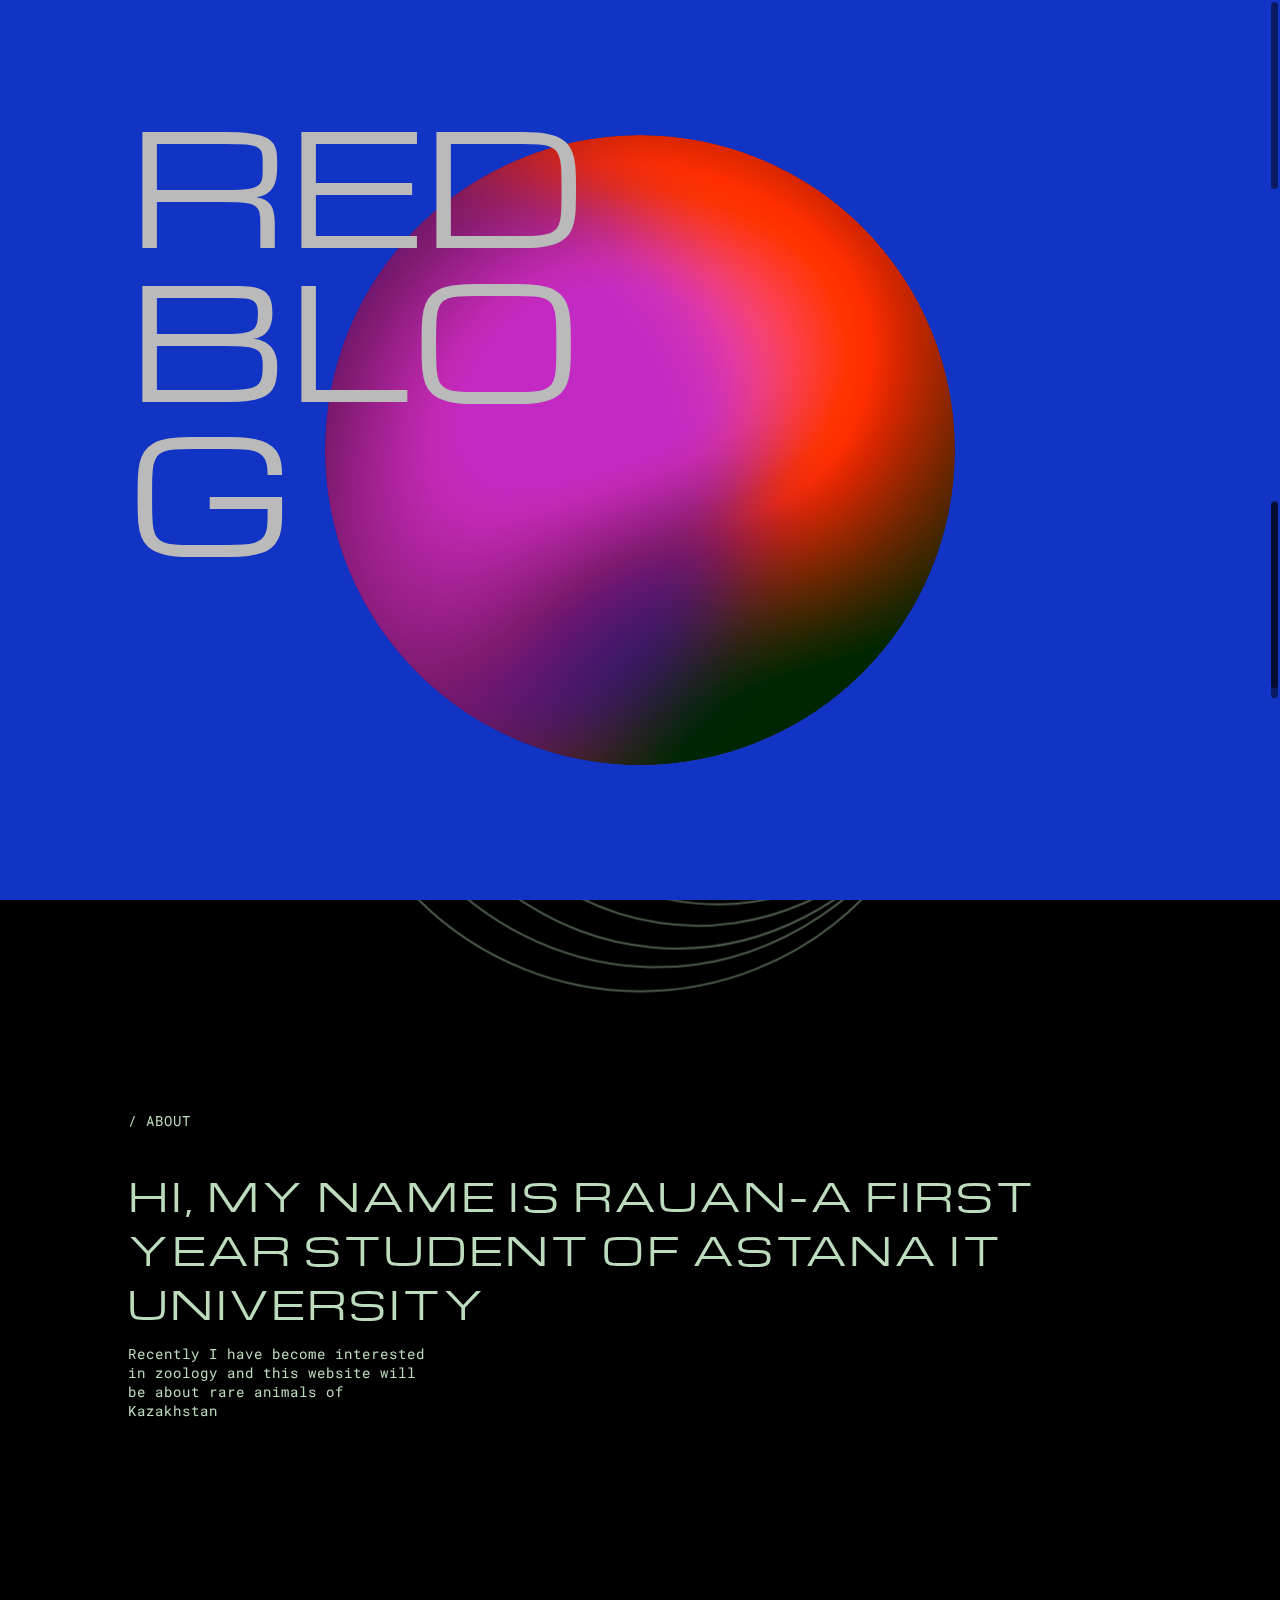
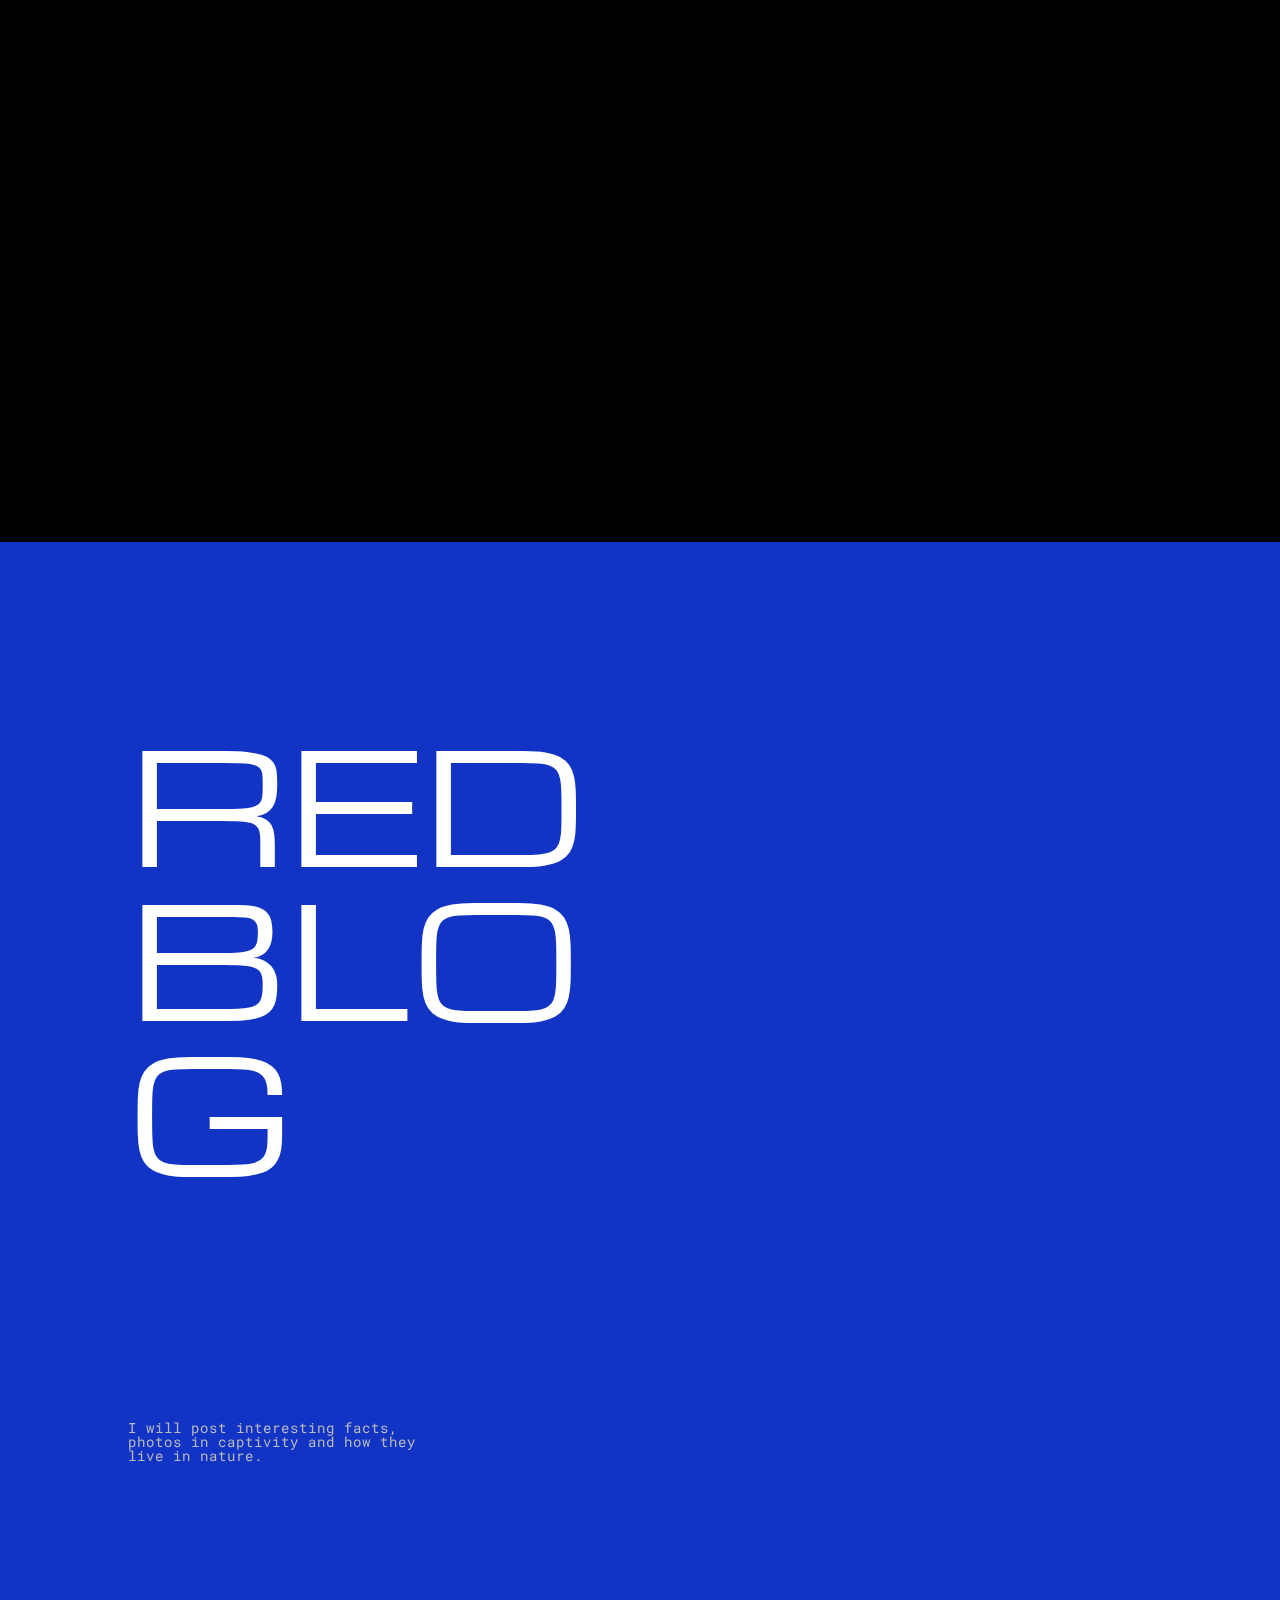
<file: index.html>
<!DOCTYPE html>
<!-- saved from url=(0088)file:///C:/Users/User/Desktop/03%20%E2%80%94%20%D0%BA%D0%BE%D0%BF%D0%B8%D1%8F/index.html -->
<html lang="en" class="is-loaded is-ready has-scroll-init has-scroll-smooth has-scroll-scrolling" data-scroll-direction="vertical" data-direction="null"><head><meta http-equiv="Content-Type" content="text/html; charset=UTF-8"> <meta name="viewport" content="width=device-width, user-scalable=no, minimum-scale=1.0, maximum-scale=1.0"><meta name="apple-mobile-web-app-capable" content="yes"><meta name="apple-mobile-web-app-status-bar-style" content="black"> <link rel="apple-touch-icon" sizes="57x57" href="file:///C:/Users/User/Desktop/03/images/apple-icon-57x57.png"> <link rel="apple-touch-icon" sizes="60x60" href="file:///C:/Users/User/Desktop/03/images/apple-icon-60x60.png"> <link rel="apple-touch-icon" sizes="72x72" href="file:///C:/Users/User/Desktop/03/images/apple-icon-72x72.png"> <link rel="apple-touch-icon" sizes="76x76" href="file:///C:/Users/User/Desktop/03/images/apple-icon-76x76.png"> <link rel="apple-touch-icon" sizes="114x114" href="file:///C:/Users/User/Desktop/03/images/apple-icon-114x114.png"> <link rel="apple-touch-icon" sizes="120x120" href="file:///C:/Users/User/Desktop/03/images/apple-icon-120x120.png"> <link rel="apple-touch-icon" sizes="144x144" href="file:///C:/Users/User/Desktop/03/images/apple-icon-144x144.png"> <link rel="apple-touch-icon" sizes="152x152" href="file:///C:/Users/User/Desktop/03/images/apple-icon-152x152.png"> <link rel="apple-touch-icon" sizes="180x180" href="file:///C:/Users/User/Desktop/03/images/apple-icon-180x180.png"> <link rel="icon" type="image/png" sizes="192x192" href="file:///C:/Users/User/Desktop/03/images/android-icon-192x192.png"> <link rel="icon" type="image/png" sizes="32x32" href="file:///C:/Users/User/Desktop/03/images/favicon-32x32.png"> <link rel="icon" type="image/png" sizes="96x96" href="file:///C:/Users/User/Desktop/03/images/favicon-96x96.png"> <link rel="icon" type="image/png" sizes="16x16" href="file:///C:/Users/User/Desktop/03/images/favicon-16x16.png"> <link rel="manifest" href="file:///C:/Users/User/Desktop/03/assets/icons/manifest.json"> <meta name="msapplication-TileColor" content="#ffffff"> <meta name="msapplication-TileImage" content="assets/icons/ms-icon-144x144.png"> <meta name="theme-color" content="#ffffff"> <title>RedBlog</title> <meta name="description" content="Evoulve is a digital technology innovation Company. We focus on designing innovations in digital technology industry, and transform emerging ideas into viable products that move the digital industry forward."> <script type="text/javascript" async="" src="./index_files/analytics.js.Без названия"></script><script type="text/javascript" async="" src="./index_files/js"></script><script type="text/javascript" async="" src="./index_files/analytics.js(1).Без названия"></script><script type="text/javascript" async="" src="./index_files/analytics.js(2).Без названия"></script><script type="text/javascript" async="" src="./index_files/analytics.js(3).Без названия"></script><script async="" src="./index_files/js_1"></script><script>function gtag(){dataLayer.push(arguments)}window.dataLayer=window.dataLayer||[],gtag("js",new Date),gtag("config","UA-20462557-9");</script> <link rel="preconnect" href="https://fonts.gstatic.com/"> <link href="./index_files/css2.css" rel="stylesheet"> <style>html.has-scroll-smooth{overflow:hidden}html.has-scroll-dragging{-webkit-user-select:none;-moz-user-select:none;-ms-user-select:none;user-select:none}.has-scroll-smooth body{overflow:hidden}.has-scroll-smooth [data-scroll-container]{min-height:100vh}[data-scroll-direction="horizontal"] [data-scroll-container]{height:100vh;display:inline-block;white-space:nowrap}[data-scroll-direction="horizontal"] [data-scroll-section]{display:inline-block;vertical-align:top;white-space:nowrap;height:100%}.c-scrollbar{position:absolute;right:0;top:0;width:11px;height:100%;transform-origin:center right;transition:transform 0.3s,opacity .3s;opacity:0}.c-scrollbar:hover{transform:scaleX(1.45)}.c-scrollbar:hover,.has-scroll-dragging .c-scrollbar,.has-scroll-scrolling .c-scrollbar{opacity:1}[data-scroll-direction="horizontal"] .c-scrollbar{width:100%;height:10px;top:auto;bottom:0;transform:scaleY(1)}[data-scroll-direction="horizontal"] .c-scrollbar:hover{transform:scaleY(1.3)}.c-scrollbar_thumb{position:absolute;top:0;right:0;background-color:#000;opacity:.5;width:7px;border-radius:10px;margin:2px;cursor:-webkit-grab;cursor:grab}.has-scroll-dragging .c-scrollbar_thumb{cursor:-webkit-grabbing;cursor:grabbing}[data-scroll-direction="horizontal"] .c-scrollbar_thumb{right:auto;bottom:0}*{outline:none;box-sizing:border-box}body{background-color:#1234c4;color:#bababa;margin:0;padding:0;font-family:"Michroma",sans-serif;-webkit-text-size-adjust:100%;-webkit-font-smoothing:antialiased;box-sizing:border-box;transition:background-color .5s ease}body.dark{background-color:#171727}a{color:#fff;text-decoration:none}.loading_screen{position:fixed;top:0;left:0;width:100vw;height:100vh;background:#000;z-index:10;transition:all 1s cubic-bezier(0.75,-0.01,0.14,1);clip-path:inset(0% 0% 0% 0%)}.loading_screen.hide{pointer-events:none;clip-path:inset(0% 0% 100% 0%)}.loading_screen .loading_circle{position:fixed;width:70vh;height:70vh;top:50%;left:50%;transform:translate(-50%,-50%);border-radius:50%;border:2px solid #45495d}.evoulve_circle{position:fixed;width:70vh;height:70vh;top:50%;left:50%;transform:translate(-50%,-50%);overflow:hidden;border-radius:50%}.overlay,.show{position:absolute;width:100%;height:100%;top:0;left:0;overflow:hidden;border-radius:50%}.light{border-radius:50%;box-shadow:inset -200px 20px 80px #ffdb00;mix-blend-mode:overlay;opacity:1}.color{background:#000;mix-blend-mode:color;opacity:.4}.reflect{border-radius:50%;box-shadow:inset -20px 20px 60px #fff;mix-blend-mode:overlay;opacity:0}.saturate{background:#001670;mix-blend-mode:lighten;opacity:1}.grey{background:#c1cdff;mix-blend-mode:color;transition:opacity .6s ease;opacity:0}section{min-height:100vh;position:relative;z-index:1;justify-content:center;align-items:center;padding:20vh 0;overflow:hidden}section.black{background-color:#000}section .wrapper{width:80%;margin:0 auto}section .wrapper.intro{padding:30vh 0;position:relative;z-index:2}section h1{font-weight:400;width:40vw;top:-20vh;font-size:12vw;word-wrap:break-word;text-transform:uppercase;position:relative;line-height:1;margin:0;padding:0}section h1.bottom{top:0}section h1 span{position:relative;display:inline-block}section p{text-transform:uppercase;width:100%;font-size:3vw;letter-spacing:3px;margin-bottom:0;padding-bottom:0}hr{padding-bottom:10vh;margin-bottom:10vh;border:none;border-bottom:2px solid #bababa}section .expertise{display:flex;justify-content:space-between}section p.small{text-transform:none;width:90%;max-width:300px;font-size:14px;letter-spacing:1px;font-family:"Roboto Mono",monospace;border-bottom:none;padding-bottom:0;margin-bottom:0}section ul{padding:0;width:90%;max-width:400px;margin-top:150px}section ul li{padding:10px 0;list-style:none;font-size:14px;letter-spacing:1px;font-family:"Roboto Mono",monospace;border-bottom:1px solid #BABABA;display:flex;justify-content:space-between}section ul li span{opacity:.5}section .about{position:absolute;right:5vw;bottom:20vh;max-width:250px;width:80%}section .about p.small{font-size:11px;text-transform:uppercase;padding:25px 0;border-top:1px solid #bababa}section .about p.small .arrow svg{position:relative;top:5px;left:20px;height:25px;width:25px}section .about p.small .arrow.flipped svg{transform:scaleY(-1)}.arrow svg *{fill:none;stroke:#BABABA;stroke-miterlimit:10;stroke-width:3px}.evoulve_wires{position:fixed;width:70vh;height:70vh;top:50%;left:50%;transform:translate(-50%,-50%)}.evoulve_wires .evoulve_wires-inner{width:100%;height:100%;background-color:#000}.evoulve_wires .evoulve_wires-overlay{width:100%;height:100%;mix-blend-mode:overlay;position:absolute;top:0;left:0;opacity:.2}.evoulve_wires img{width:100%;height:100%;opacity:.3}html:not(.has-scroll-smooth) section{clip:rect(0,auto,auto,0);-webkit-clip-path:polygon(100% 0,100% 100%,0 100%,0 0);clip-path:polygon(100% 0,100% 100%,0 100%,0 0)}@media screen and (max-width: 500px){.evoulve_circle,.evoulve_wires,.loading_screen .loading_circle{width:70vw;height:70vw}section{padding:10vh 0}section p{width:100%;font-size:4vw;line-height:1.8;letter-spacing:1px;padding-bottom:10vw;margin-bottom:10vw}section h1{width:60vw;font-size:20vw;top:0}section h1.bottom{top:0}section .wrapper.intro{padding:0}hr{padding-bottom:0;margin-bottom:50px;margin-top:0;padding-top:0}section .about{left:10vw;bottom:15vh}section ul{margin-top:50px;padding-bottom:50px}section .expertise{display:block}}</style> </head> <body class=""> <div class="evoulve_circle"> <canvas id="glslCanvas" data-fragment="
#ifdef GL_ES
precision lowp float;
#endif

#define TAU 6.28318530718

uniform vec2 u_resolution;
uniform vec2 u_mouse;
uniform float u_time;

// EASE IN/OUT AROUND POINT //
float pointEase(float x, float t, float r, float a) {
    if (x&lt;(t-r) || x &gt;(t+r)) return 0.0;

    float n = 0.0;
    x = t-x;
    n = ((1.0 + cos((x * ((TAU/2.0) * (1.0/r))))) / 2.0) * a;
    return n;
}

void main() {
	vec2 st = gl_FragCoord.xy/u_resolution;
    float aspect = u_resolution.x / u_resolution.y;
    float distort = st.x / st.y;
    float t = u_time * 0.5;
    float r = 0.8;


    // move origins of circles //
    float dx1 = 0.5 + (sin(t + 3000.00) * sin(t * 0.33) * 0.5);
    float dy1 = 0.5 + (cos(t + 1000.00) * cos(t * 0.23) * 0.5);
    float dx2 = 0.5 + (sin(t + 5000.00) * sin(t * 0.44) * 0.5);
    float dy2 = 0.5 + (cos(t + 2000.00) * cos(t * 0.43) * 0.5);
    float dx3 = 0.5 + (sin(t + 8000.00) * sin(t * 0.55) * 0.5);
    float dy3 = 0.5 + (cos(t + 3000.00) * cos(t * 0.63) * 0.5);


    // get sinuous amplitude based on distance from origins //
    float x1 = pointEase(st.x, dx1, r, 1.0);
    float y1 = pointEase(st.y, dy1, r * aspect, 1.0);
    float a1 = x1 * y1;
    float x2 = pointEase(st.x, dx2, r, 1.0);
    float y2 = pointEase(st.y, dy2, r * aspect, 1.0);
    float a2 = x2 * y2;
    float x3 = pointEase(st.x, dx3, r, 1.0);
    float y3 = pointEase(st.y, dy3, r * aspect, 1.0);
    float a3 = x3 * y3;

    // colors //
    vec3 c1 = (1.0 - (a2 * a3)) * a1 * vec3(1.0,0.0,1.0);
    vec3 c2 = (1.0 - (a1 * a3)) * a2 * vec3(1.0,0.0,1.0);
    vec3 c3 = (1.0 - (a1 * a2)) * a3 * vec3(1.0,0.0,1.0);
    vec3 bg = vec3(0.1,0.0,0.0);

    vec3 color = (c1 + c2 - c3);
    vec3 mixed = (0.0 - color) * bg;
    color += bg;


	gl_FragColor = vec4(color,1.0);
}
" class="show" width="608" height="608" style="background-color: rgba(1, 1, 1, 0);"></canvas> <div class="overlay color"></div><div class="overlay saturate"></div><div class="overlay light"></div><div class="overlay reflect"></div><div class="overlay grey" id="grey" style="opacity: 0;"></div></div><div class="loading_screen hide" id="loading_screen"> <div class="loading_circle"></div></div><div id="js-scroll" class="main" data-scroll-container=""> <section data-scroll-section="" data-scroll-section-id="section0" style="transform: matrix3d(1, 0, 0, 0, 0, 1, 0, 0, 0, 0, 1, 0, 0, 0, 0, 1); opacity: 1; pointer-events: all;" data-scroll-section-inview=""> <div class="title wrapper"> <h1 data-scroll="" data-scroll-delay="0.09" data-scroll-speed="-6" data-scroll-offset="-50%, 20%" class="is-inview" style="transform: matrix3d(1, 0, 0, 0, 0, 1, 0, 0, 0, 0, 1, 0, 0, 102.9, 0, 1);">redblog</h1> </div></section> <section class="black" data-scroll-section="" data-scroll-section-id="section1" data-scroll-section-inview="" style="transform: matrix3d(1, 0, 0, 0, 0, 1, 0, 0, 0, 0, 1, 0, 0, 0, 0, 1); opacity: 1; pointer-events: all;"> <div class="evoulve_wires"> <div class="evoulve_wires-inner is-inview" data-scroll="" data-scroll-speed="-10" data-scroll-offset="-100%, -100%" style="transform: matrix3d(1, 0, 0, 0, 0, 1, 0, 0, 0, 0, 1, 0, 0, -843.413, 0, 1);"> <img src="./index_files/circle.svg"> <div id="bgOverlay" class="evoulve_wires-overlay" style="background-color: rgb(110, 247, 110);"></div></div></div><div class="intro wrapper is-inview" id="colorOverlay" data-scroll="" data-scroll-delay="0.07" data-scroll-speed="-3" data-scroll-offset="-50%, 20%" style="transform: matrix3d(1, 0, 0, 0, 0, 1, 0, 0, 0, 0, 1, 0, 0, -253.11, 0, 1); color: rgb(189, 219, 189);"> <p class="small">/ ABOUT</p><p>Hi, My name is Rauan-a first year student of Astana IT University</p> <div class="expertise"> <p class="small">Recently I have become interested in zoology and this website 
 will be about rare animals of Kazakhstan<br><br></p> </div></div></section> <section data-scroll-section="" data-scroll-section-id="section2" style="transform: matrix3d(1, 0, 0, 0, 0, 1, 0, 0, 0, 0, 1, 0, 0, 0, 0, 1); opacity: 1; pointer-events: all;" data-scroll-section-inview=""> <div data-scroll="" id="greyIn" data-scroll-offset="-30%, -100%" data-scroll-repeat="" class=""></div><div class="title wrapper"><a href="file:///C:/Users/User/Desktop/03%20%E2%80%94%20%D0%BA%D0%BE%D0%BF%D0%B8%D1%8F/redblog.html"> </a><h1 class="bottom is-inview" data-scroll="" data-scroll-delay="0.09" data-scroll-speed="4" data-scroll-offset="-50%, 20%" style="transform: matrix3d(1, 0, 0, 0, 0, 1, 0, 0, 0, 0, 1, 0, 0, 0, 0, 1);"><a href="file:///C:/Users/User/Desktop/03%20%E2%80%94%20%D0%BA%D0%BE%D0%BF%D0%B8%D1%8F/redblog.html">redblog</a><p class="small"><br><br><br><br><br><br><br><br><br><br><br><br><br><br><br><br>I will post interesting facts, photos in captivity and how they live in nature.</p></h1> </div></section> </div><script>!function(){"use strict";function s(t,e){if(!(t instanceof e))throw new TypeError("Cannot call a class as a function")}function n(t,e){for(var i=0;i<e.length;i++){var n=e[i];n.enumerable=n.enumerable||!1,n.configurable=!0,"value"in n&&(n.writable=!0),Object.defineProperty(t,n.key,n)}}function t(t,e,i){return e&&n(t.prototype,e),i&&n(t,i),t}function e(e,t){var i,n=Object.keys(e);return Object.getOwnPropertySymbols&&(i=Object.getOwnPropertySymbols(e),t&&(i=i.filter(function(t){return Object.getOwnPropertyDescriptor(e,t).enumerable})),n.push.apply(n,i)),n}function o(s){for(var t=1;t<arguments.length;t++){var r=null!=arguments[t]?arguments[t]:{};t%2?e(Object(r),!0).forEach(function(t){var e,i,n;e=s,n=r[i=t],i in e?Object.defineProperty(e,i,{value:n,enumerable:!0,configurable:!0,writable:!0}):e[i]=n}):Object.getOwnPropertyDescriptors?Object.defineProperties(s,Object.getOwnPropertyDescriptors(r)):e(Object(r)).forEach(function(t){Object.defineProperty(s,t,Object.getOwnPropertyDescriptor(r,t))})}return s}function a(t,e){if("function"!=typeof e&&null!==e)throw new TypeError("Super expression must either be null or a function");t.prototype=Object.create(e&&e.prototype,{constructor:{value:t,writable:!0,configurable:!0}}),e&&i(t,e)}function l(t){return(l=Object.setPrototypeOf?Object.getPrototypeOf:function(t){return t.__proto__||Object.getPrototypeOf(t)})(t)}function i(t,e){return(i=Object.setPrototypeOf||function(t,e){return t.__proto__=e,t})(t,e)}function h(t){if(void 0===t)throw new ReferenceError("this hasn't been initialised - super() hasn't been called");return t}function c(r){var o=function(){if("undefined"==typeof Reflect||!Reflect.construct)return!1;if(Reflect.construct.sham)return!1;if("function"==typeof Proxy)return!0;try{return Date.prototype.toString.call(Reflect.construct(Date,[],function(){})),!0}catch(t){return!1}}();return function(){var t,e,i,n,s=l(r);return e=o?(t=l(this).constructor,Reflect.construct(s,arguments,t)):s.apply(this,arguments),i=this,!(n=e)||"object"!=typeof n&&"function"!=typeof n?h(i):n}}function u(t,e,i){return(u="undefined"!=typeof Reflect&&Reflect.get?Reflect.get:function(t,e,i){var n=function(t,e){for(;!Object.prototype.hasOwnProperty.call(t,e)&&null!==(t=l(t)););return t}(t,e);if(n){var s=Object.getOwnPropertyDescriptor(n,e);return s.get?s.get.call(i):s.value}})(t,e,i||t)}function D(t,e){return function(t){if(Array.isArray(t))return t}(t)||function(t,e){if("undefined"==typeof Symbol||!(Symbol.iterator in Object(t)))return;var i=[],n=!0,s=!1,r=void 0;try{for(var o,a=t[Symbol.iterator]();!(n=(o=a.next()).done)&&(i.push(o.value),!e||i.length!==e);n=!0);}catch(t){s=!0,r=t}finally{try{n||null==a.return||a.return()}finally{if(s)throw r}}return i}(t,e)||r(t,e)||function(){throw new TypeError("Invalid attempt to destructure non-iterable instance.\nIn order to be iterable, non-array objects must have a [Symbol.iterator]() method.")}()}function y(t){return function(t){if(Array.isArray(t))return d(t)}(t)||function(t){if("undefined"!=typeof Symbol&&Symbol.iterator in Object(t))return Array.from(t)}(t)||r(t)||function(){throw new TypeError("Invalid attempt to spread non-iterable instance.\nIn order to be iterable, non-array objects must have a [Symbol.iterator]() method.")}()}function r(t,e){if(t){if("string"==typeof t)return d(t,e);var i=Object.prototype.toString.call(t).slice(8,-1);return"Object"===i&&t.constructor&&(i=t.constructor.name),"Map"===i||"Set"===i?Array.from(t):"Arguments"===i||/^(?:Ui|I)nt(?:8|16|32)(?:Clamped)?Array$/.test(i)?d(t,e):void 0}}function d(t,e){(null==e||e>t.length)&&(e=t.length);for(var i=0,n=new Array(e);i<e;i++)n[i]=t[i];return n}var f={el:document,name:"scroll",offset:[0,0],repeat:!1,smooth:!1,direction:"vertical",gestureDirection:"vertical",reloadOnContextChange:!1,lerp:.1,class:"is-inview",scrollbarContainer:!1,scrollbarClass:"c-scrollbar",scrollingClass:"has-scroll-scrolling",draggingClass:"has-scroll-dragging",smoothClass:"has-scroll-smooth",initClass:"has-scroll-init",getSpeed:!1,getDirection:!1,scrollFromAnywhere:!1,multiplier:1,firefoxMultiplier:50,touchMultiplier:2,resetNativeScroll:!0,tablet:{smooth:!1,direction:"vertical",gestureDirection:"vertical",breakpoint:1024},smartphone:{smooth:!1,direction:"vertical",gestureDirection:"vertical"}},m=function(){function e(){var t=0<arguments.length&&void 0!==arguments[0]?arguments[0]:{};s(this,e),Object.assign(this,f,t),this.smartphone=f.smartphone,t.smartphone&&Object.assign(this.smartphone,t.smartphone),this.tablet=f.tablet,t.tablet&&Object.assign(this.tablet,t.tablet),this.namespace="locomotive",this.html=document.documentElement,this.windowHeight=window.innerHeight,this.windowWidth=window.innerWidth,this.windowMiddle={x:this.windowWidth/2,y:this.windowHeight/2},this.els={},this.currentElements={},this.listeners={},this.hasScrollTicking=!1,this.hasCallEventSet=!1,this.checkScroll=this.checkScroll.bind(this),this.checkResize=this.checkResize.bind(this),this.checkEvent=this.checkEvent.bind(this),this.instance={scroll:{x:0,y:0},limit:{x:this.html.offsetHeight,y:this.html.offsetHeight},currentElements:this.currentElements},this.isMobile?this.isTablet?this.context="tablet":this.context="smartphone":this.context="desktop",this.isMobile&&(this.direction=this[this.context].direction),"horizontal"===this.direction?this.directionAxis="x":this.directionAxis="y",this.getDirection&&(this.instance.direction=null),this.getDirection&&(this.instance.speed=0),this.html.classList.add(this.initClass),window.addEventListener("resize",this.checkResize,!1)}return t(e,[{key:"init",value:function(){this.initEvents()}},{key:"checkScroll",value:function(){this.dispatchScroll()}},{key:"checkResize",value:function(){var t=this;this.resizeTick||(this.resizeTick=!0,requestAnimationFrame(function(){t.resize(),t.resizeTick=!1}))}},{key:"resize",value:function(){}},{key:"checkContext",value:function(){var t;this.reloadOnContextChange&&(this.isMobile=/Android|iPhone|iPad|iPod|BlackBerry|IEMobile|Opera Mini/i.test(navigator.userAgent)||"MacIntel"===navigator.platform&&1<navigator.maxTouchPoints||this.windowWidth<this.tablet.breakpoint,this.isTablet=this.isMobile&&this.windowWidth>=this.tablet.breakpoint,t=this.context,this.isMobile?this.isTablet?this.context="tablet":this.context="smartphone":this.context="desktop",t!=this.context&&("desktop"==t?this.smooth:this[t].smooth)!=("desktop"==this.context?this.smooth:this[this.context].smooth)&&window.location.reload())}},{key:"initEvents",value:function(){var e=this;this.scrollToEls=this.el.querySelectorAll("[data-".concat(this.name,"-to]")),this.setScrollTo=this.setScrollTo.bind(this),this.scrollToEls.forEach(function(t){t.addEventListener("click",e.setScrollTo,!1)})}},{key:"setScrollTo",value:function(t){t.preventDefault(),this.scrollTo(t.currentTarget.getAttribute("data-".concat(this.name,"-href"))||t.currentTarget.getAttribute("href"),{offset:t.currentTarget.getAttribute("data-".concat(this.name,"-offset"))})}},{key:"addElements",value:function(){}},{key:"detectElements",value:function(o){var a=this,l=this.instance.scroll.y,h=l+this.windowHeight,c=this.instance.scroll.x,u=c+this.windowWidth;Object.entries(this.els).forEach(function(t){var e,i,n=D(t,2),s=n[0],r=n[1];!r||r.inView&&!o||("horizontal"===a.direction?u>=r.left&&c<r.right&&a.setInView(r,s):h>=r.top&&l<r.bottom&&a.setInView(r,s)),r&&r.inView&&("horizontal"===a.direction?(e=r.right-r.left,r.progress=(a.instance.scroll.x-(r.left-a.windowWidth))/(e+a.windowWidth),(u<r.left||c>r.right)&&a.setOutOfView(r,s)):(i=r.bottom-r.top,r.progress=(a.instance.scroll.y-(r.top-a.windowHeight))/(i+a.windowHeight),(h<r.top||l>r.bottom)&&a.setOutOfView(r,s)))}),this.hasScrollTicking=!1}},{key:"setInView",value:function(t,e){this.els[e].inView=!0,t.el.classList.add(t.class),(this.currentElements[e]=t).call&&this.hasCallEventSet&&(this.dispatchCall(t,"enter"),t.repeat||(this.els[e].call=!1))}},{key:"setOutOfView",value:function(t,e){var i=this;this.els[e].inView=!1,Object.keys(this.currentElements).forEach(function(t){t===e&&delete i.currentElements[t]}),t.call&&this.hasCallEventSet&&this.dispatchCall(t,"exit"),t.repeat&&t.el.classList.remove(t.class)}},{key:"dispatchCall",value:function(t,e){this.callWay=e,this.callValue=t.call.split(",").map(function(t){return t.trim()}),this.callObj=t,1==this.callValue.length&&(this.callValue=this.callValue[0]);var i=new Event(this.namespace+"call");this.el.dispatchEvent(i)}},{key:"dispatchScroll",value:function(){var t=new Event(this.namespace+"scroll");this.el.dispatchEvent(t)}},{key:"setEvents",value:function(t,e){this.listeners[t]||(this.listeners[t]=[]);var i=this.listeners[t];i.push(e),1===i.length&&this.el.addEventListener(this.namespace+t,this.checkEvent,!1),"call"===t&&(this.hasCallEventSet=!0,this.detectElements(!0))}},{key:"unsetEvents",value:function(t,e){var i,n;this.listeners[t]&&((n=(i=this.listeners[t]).indexOf(e))<0||(i.splice(n,1),0===i.index&&this.el.removeEventListener(this.namespace+t,this.checkEvent,!1)))}},{key:"checkEvent",value:function(t){var e=this,i=t.type.replace(this.namespace,""),n=this.listeners[i];n&&0!==n.length&&n.forEach(function(t){switch(i){case"scroll":return t(e.instance);case"call":return t(e.callValue,e.callWay,e.callObj);default:return t()}})}},{key:"startScroll",value:function(){}},{key:"stopScroll",value:function(){}},{key:"setScroll",value:function(){this.instance.scroll={x:0,y:0}}},{key:"destroy",value:function(){var e=this;window.removeEventListener("resize",this.checkResize,!1),Object.keys(this.listeners).forEach(function(t){e.el.removeEventListener(e.namespace+t,e.checkEvent,!1)}),this.listeners={},this.scrollToEls.forEach(function(t){t.removeEventListener("click",e.setScrollTo,!1)}),this.html.classList.remove(this.initClass)}}]),e}(),p="undefined"!=typeof globalThis?globalThis:"undefined"!=typeof window?window:"undefined"!=typeof global?global:"undefined"!=typeof self?self:{};function g(t,e){return t(e={exports:{}},e.exports),e.exports}var v=g(function(t,e){t.exports={polyfill:function(){var t,o,l,h,i,e,c=window,u=document;function d(t,e){this.scrollLeft=t,this.scrollTop=e}function n(t){if(null===t||"object"!=typeof t||void 0===t.behavior||"auto"===t.behavior||"instant"===t.behavior)return!0;if("object"==typeof t&&"smooth"===t.behavior)return!1;throw new TypeError("behavior member of ScrollOptions "+t.behavior+" is not a valid value for enumeration ScrollBehavior.")}function s(t,e){return"Y"===e?t.clientHeight+i<t.scrollHeight:"X"===e?t.clientWidth+i<t.scrollWidth:void 0}function r(t,e){var i=c.getComputedStyle(t,null)["overflow"+e];return"auto"===i||"scroll"===i}function a(t){for(;t!==u.body&&!1===(0,i=s(e=t,"Y")&&r(e,"Y"),n=s(e,"X")&&r(e,"X"),i||n);)t=t.parentNode||t.host;var e,i,n;return t}function f(t){var e,i,n,s,r=(h()-t.startTime)/o;s=r=1<r?1:r,e=.5*(1-Math.cos(Math.PI*s)),i=t.startX+(t.x-t.startX)*e,n=t.startY+(t.y-t.startY)*e,t.method.call(t.scrollable,i,n),i===t.x&&n===t.y||c.requestAnimationFrame(f.bind(c,t))}function m(t,e,i){var n,s,r,o=h(),a=t===u.body?(s=(n=c).scrollX||c.pageXOffset,r=c.scrollY||c.pageYOffset,l.scroll):(s=(n=t).scrollLeft,r=t.scrollTop,d);f({scrollable:n,method:a,startTime:o,startX:s,startY:r,x:e,y:i})}"scrollBehavior"in u.documentElement.style&&!0!==c.__forceSmoothScrollPolyfill__||(t=c.HTMLElement||c.Element,o=468,l={scroll:c.scroll||c.scrollTo,scrollBy:c.scrollBy,elementScroll:t.prototype.scroll||d,scrollIntoView:t.prototype.scrollIntoView},h=c.performance&&c.performance.now?c.performance.now.bind(c.performance):Date.now,e=c.navigator.userAgent,i=new RegExp(["MSIE ","Trident/","Edge/"].join("|")).test(e)?1:0,c.scroll=c.scrollTo=function(){void 0!==arguments[0]&&(!0!==n(arguments[0])?m.call(c,u.body,void 0!==arguments[0].left?~~arguments[0].left:c.scrollX||c.pageXOffset,void 0!==arguments[0].top?~~arguments[0].top:c.scrollY||c.pageYOffset):l.scroll.call(c,void 0!==arguments[0].left?arguments[0].left:"object"!=typeof arguments[0]?arguments[0]:c.scrollX||c.pageXOffset,void 0!==arguments[0].top?arguments[0].top:void 0!==arguments[1]?arguments[1]:c.scrollY||c.pageYOffset))},c.scrollBy=function(){void 0!==arguments[0]&&(n(arguments[0])?l.scrollBy.call(c,void 0!==arguments[0].left?arguments[0].left:"object"!=typeof arguments[0]?arguments[0]:0,void 0!==arguments[0].top?arguments[0].top:void 0!==arguments[1]?arguments[1]:0):m.call(c,u.body,~~arguments[0].left+(c.scrollX||c.pageXOffset),~~arguments[0].top+(c.scrollY||c.pageYOffset)))},t.prototype.scroll=t.prototype.scrollTo=function(){if(void 0!==arguments[0])if(!0!==n(arguments[0])){var t=arguments[0].left,e=arguments[0].top;m.call(this,this,void 0===t?this.scrollLeft:~~t,void 0===e?this.scrollTop:~~e)}else{if("number"==typeof arguments[0]&&void 0===arguments[1])throw new SyntaxError("Value could not be converted");l.elementScroll.call(this,void 0!==arguments[0].left?~~arguments[0].left:"object"!=typeof arguments[0]?~~arguments[0]:this.scrollLeft,void 0!==arguments[0].top?~~arguments[0].top:void 0!==arguments[1]?~~arguments[1]:this.scrollTop)}},t.prototype.scrollBy=function(){void 0!==arguments[0]&&(!0!==n(arguments[0])?this.scroll({left:~~arguments[0].left+this.scrollLeft,top:~~arguments[0].top+this.scrollTop,behavior:arguments[0].behavior}):l.elementScroll.call(this,void 0!==arguments[0].left?~~arguments[0].left+this.scrollLeft:~~arguments[0]+this.scrollLeft,void 0!==arguments[0].top?~~arguments[0].top+this.scrollTop:~~arguments[1]+this.scrollTop))},t.prototype.scrollIntoView=function(){var t,e,i;!0!==n(arguments[0])?(e=(t=a(this)).getBoundingClientRect(),i=this.getBoundingClientRect(),t!==u.body?(m.call(this,t,t.scrollLeft+i.left-e.left,t.scrollTop+i.top-e.top),"fixed"!==c.getComputedStyle(t).position&&c.scrollBy({left:e.left,top:e.top,behavior:"smooth"})):c.scrollBy({left:i.left,top:i.top,behavior:"smooth"})):l.scrollIntoView.call(this,void 0===arguments[0]||arguments[0])})}}}),b=(v.polyfill,function(){a(n,m);var i=c(n);function n(){var t,e=0<arguments.length&&void 0!==arguments[0]?arguments[0]:{};return s(this,n),(t=i.call(this,e)).resetNativeScroll&&(history.scrollRestoration&&(history.scrollRestoration="manual"),window.scrollTo(0,0)),window.addEventListener("scroll",t.checkScroll,!1),void 0===window.smoothscrollPolyfill&&(window.smoothscrollPolyfill=v,window.smoothscrollPolyfill.polyfill()),t}return t(n,[{key:"init",value:function(){this.instance.scroll.y=window.pageYOffset,this.addElements(),this.detectElements(),u(l(n.prototype),"init",this).call(this)}},{key:"checkScroll",value:function(){var t=this;u(l(n.prototype),"checkScroll",this).call(this),this.getDirection&&this.addDirection(),this.getSpeed&&(this.addSpeed(),this.speedTs=Date.now()),this.instance.scroll.y=window.pageYOffset,Object.entries(this.els).length&&(this.hasScrollTicking||(requestAnimationFrame(function(){t.detectElements()}),this.hasScrollTicking=!0))}},{key:"addDirection",value:function(){window.pageYOffset>this.instance.scroll.y?"down"!==this.instance.direction&&(this.instance.direction="down"):window.pageYOffset<this.instance.scroll.y&&"up"!==this.instance.direction&&(this.instance.direction="up")}},{key:"addSpeed",value:function(){window.pageYOffset!=this.instance.scroll.y?this.instance.speed=(window.pageYOffset-this.instance.scroll.y)/Math.max(1,Date.now()-this.speedTs):this.instance.speed=0}},{key:"resize",value:function(){Object.entries(this.els).length&&(this.windowHeight=window.innerHeight,this.updateElements())}},{key:"addElements",value:function(){var m=this;this.els={},this.el.querySelectorAll("[data-"+this.name+"]").forEach(function(t,e){var i=t.getBoundingClientRect(),n=t.dataset[m.name+"Class"]||m.class,s="string"==typeof t.dataset[m.name+"Id"]?t.dataset[m.name+"Id"]:e,r=i.top+m.instance.scroll.y,o=i.left,a=i.right,l=r+t.offsetHeight,h="string"==typeof t.dataset[m.name+"Offset"]?t.dataset[m.name+"Offset"].split(","):m.offset,c=t.dataset[m.name+"Repeat"],u=t.dataset[m.name+"Call"],c="false"!=c&&(null!=c||m.repeat),d=m.getRelativeOffset(h),f={el:t,id:s,class:n,top:r+d[0],bottom:l-d[1],left:o,right:a,offset:h,progress:0,repeat:c,inView:!1,call:u};m.els[s]=f,t.classList.contains(n)&&m.setInView(m.els[s],s)})}},{key:"updateElements",value:function(){var a=this;Object.entries(this.els).forEach(function(t){var e=D(t,2),i=e[0],n=e[1],s=n.el.getBoundingClientRect().top+a.instance.scroll.y,r=s+n.el.offsetHeight,o=a.getRelativeOffset(n.offset);a.els[i].top=s+o[0],a.els[i].bottom=r-o[1]}),this.hasScrollTicking=!1}},{key:"getRelativeOffset",value:function(t){var e=[0,0];if(t)for(var i=0;i<t.length;i++)"string"==typeof t[i]?t[i].includes("%")?e[i]=parseInt(t[i].replace("%","")*this.windowHeight/100):e[i]=parseInt(t[i]):e[i]=t[i];return e}},{key:"scrollTo",value:function(t,e){var i=1<arguments.length&&void 0!==e?e:{},n=parseInt(i.offset)||0,s=!!i.callback&&i.callback;if("string"==typeof t){if("top"===t)t=this.html;else if("bottom"===t)t=this.html.offsetHeight-window.innerHeight;else if(!(t=document.querySelector(t)))return}else if("number"==typeof t)t=parseInt(t);else if(!t||!t.tagName)return void console.warn("`target` parameter is not valid");n="number"!=typeof t?t.getBoundingClientRect().top+n+this.instance.scroll.y:t+n,s&&(n=n.toFixed(),window.addEventListener("scroll",function t(){window.pageYOffset.toFixed()===n&&(window.removeEventListener("scroll",t),s())})),window.scrollTo({top:n,behavior:"smooth"})}},{key:"update",value:function(){this.addElements(),this.detectElements()}},{key:"destroy",value:function(){u(l(n.prototype),"destroy",this).call(this),window.removeEventListener("scroll",this.checkScroll,!1)}}]),n}()),w=Object.getOwnPropertySymbols,E=Object.prototype.hasOwnProperty,T=Object.prototype.propertyIsEnumerable;var x=function(){try{if(!Object.assign)return;var t=new String("abc");if(t[5]="de","5"===Object.getOwnPropertyNames(t)[0])return;for(var e={},i=0;i<10;i++)e["_"+String.fromCharCode(i)]=i;if("0123456789"!==Object.getOwnPropertyNames(e).map(function(t){return e[t]}).join(""))return;var n={};return"abcdefghijklmnopqrst".split("").forEach(function(t){n[t]=t}),"abcdefghijklmnopqrst"!==Object.keys(Object.assign({},n)).join("")?void 0:1}catch(t){return}}()?Object.assign:function(t,e){for(var i,n,s=function(t){if(null==t)throw new TypeError("Object.assign cannot be called with null or undefined");return Object(t)}(t),r=1;r<arguments.length;r++){for(var o in i=Object(arguments[r]))E.call(i,o)&&(s[o]=i[o]);if(w){n=w(i);for(var a=0;a<n.length;a++)T.call(i,n[a])&&(s[n[a]]=i[n[a]])}}return s};function S(){}S.prototype={on:function(t,e,i){var n=this.e||(this.e={});return(n[t]||(n[t]=[])).push({fn:e,ctx:i}),this},once:function(t,e,i){var n=this;function s(){n.off(t,s),e.apply(i,arguments)}return s._=e,this.on(t,s,i)},emit:function(t){for(var e=[].slice.call(arguments,1),i=((this.e||(this.e={}))[t]||[]).slice(),n=0,s=i.length;n<s;n++)i[n].fn.apply(i[n].ctx,e);return this},off:function(t,e){var i=this.e||(this.e={}),n=i[t],s=[];if(n&&e)for(var r=0,o=n.length;r<o;r++)n[r].fn!==e&&n[r].fn._!==e&&s.push(n[r]);return s.length?i[t]=s:delete i[t],this}};function A(t){if(!t)return console.warn("bindAll requires at least one argument.");var e=Array.prototype.slice.call(arguments,1);if(0===e.length)for(var i in t)O.call(t,i)&&"function"==typeof t[i]&&"[object Function]"==L.call(t[i])&&e.push(i);for(var n=0;n<e.length;n++){var s=e[n];t[s]=function(t,e){return function(){return t.apply(e,arguments)}}(t[s],t)}}var R=S,_=g(function(t,e){(function(){function t(t,e,i,n){this.stability=null!=t?Math.abs(t):8,this.sensitivity=null!=e?1+Math.abs(e):100,this.tolerance=null!=i?1+Math.abs(i):1.1,this.delay=null!=n?n:150,this.lastUpDeltas=function(){for(var t=[],e=1,i=2*this.stability;1<=i?e<=i:i<=e;1<=i?e++:e--)t.push(null);return t}.call(this),this.lastDownDeltas=function(){for(var t=[],e=1,i=2*this.stability;1<=i?e<=i:i<=e;1<=i?e++:e--)t.push(null);return t}.call(this),this.deltasTimestamp=function(){for(var t=[],e=1,i=2*this.stability;1<=i?e<=i:i<=e;1<=i?e++:e--)t.push(null);return t}.call(this)}(null!==e?e:this).Lethargy=(t.prototype.check=function(t){var e;return null!=(t=t.originalEvent||t).wheelDelta?e=t.wheelDelta:null!=t.deltaY?e=-40*t.deltaY:null==t.detail&&0!==t.detail||(e=-40*t.detail),this.deltasTimestamp.push(Date.now()),this.deltasTimestamp.shift(),0<e?(this.lastUpDeltas.push(e),this.lastUpDeltas.shift(),this.isInertia(1)):(this.lastDownDeltas.push(e),this.lastDownDeltas.shift(),this.isInertia(-1))},t.prototype.isInertia=function(t){var e,i,n,s,r,o,a=-1===t?this.lastDownDeltas:this.lastUpDeltas;return null===a[0]?t:!(this.deltasTimestamp[2*this.stability-2]+this.delay>Date.now()&&a[0]===a[2*this.stability-1])&&(i=a.slice(0,this.stability),e=a.slice(this.stability,2*this.stability),o=i.reduce(function(t,e){return t+e}),s=e.reduce(function(t,e){return t+e}),r=o/i.length,n=s/e.length,Math.abs(r)<Math.abs(n*this.tolerance)&&this.sensitivity<Math.abs(n)&&t)},t.prototype.showLastUpDeltas=function(){return this.lastUpDeltas},t.prototype.showLastDownDeltas=function(){return this.lastDownDeltas},t)}).call(p)}),k={hasWheelEvent:"onwheel"in document,hasMouseWheelEvent:"onmousewheel"in document,hasTouch:"ontouchstart"in window||window.TouchEvent||window.DocumentTouch&&document instanceof DocumentTouch,hasTouchWin:navigator.msMaxTouchPoints&&1<navigator.msMaxTouchPoints,hasPointer:!!window.navigator.msPointerEnabled,hasKeyDown:"onkeydown"in document,isFirefox:-1<navigator.userAgent.indexOf("Firefox")},L=Object.prototype.toString,O=Object.prototype.hasOwnProperty;var M=_.Lethargy,P="virtualscroll",C=H,X=37,U=38,B=39,F=40,I=32;function H(t){A(this,"_onWheel","_onMouseWheel","_onTouchStart","_onTouchMove","_onKeyDown"),this.el=window,t&&t.el&&(this.el=t.el,delete t.el),this.options=x({mouseMultiplier:1,touchMultiplier:2,firefoxMultiplier:15,keyStep:120,preventTouch:!1,unpreventTouchClass:"vs-touchmove-allowed",limitInertia:!1,useKeyboard:!0,useTouch:!0},t),this.options.limitInertia&&(this._lethargy=new M),this._emitter=new R,this._event={y:0,x:0,deltaX:0,deltaY:0},this.touchStartX=null,this.touchStartY=null,this.bodyTouchAction=null,void 0!==this.options.passive&&(this.listenerOptions={passive:this.options.passive})}function j(t,e,i){return(1-i)*t+i*e}function W(t){var e={};if(window.getComputedStyle){var i=getComputedStyle(t),n=i.transform||i.webkitTransform||i.mozTransform,s=n.match(/^matrix3d\((.+)\)$/);return s?(e.x=s?parseFloat(s[1].split(", ")[12]):0,e.y=s?parseFloat(s[1].split(", ")[13]):0):(s=n.match(/^matrix\((.+)\)$/),e.x=s?parseFloat(s[1].split(", ")[4]):0,e.y=s?parseFloat(s[1].split(", ")[5]):0),e}}function Y(t){for(var e=[];t&&t!==document;t=t.parentNode)e.push(t);return e}H.prototype._notify=function(t){var e=this._event;e.x+=e.deltaX,e.y+=e.deltaY,this._emitter.emit(P,{x:e.x,y:e.y,deltaX:e.deltaX,deltaY:e.deltaY,originalEvent:t})},H.prototype._onWheel=function(t){var e,i=this.options;this._lethargy&&!1===this._lethargy.check(t)||((e=this._event).deltaX=t.wheelDeltaX||-1*t.deltaX,e.deltaY=t.wheelDeltaY||-1*t.deltaY,k.isFirefox&&1==t.deltaMode&&(e.deltaX*=i.firefoxMultiplier,e.deltaY*=i.firefoxMultiplier),e.deltaX*=i.mouseMultiplier,e.deltaY*=i.mouseMultiplier,this._notify(t))},H.prototype._onMouseWheel=function(t){var e;this.options.limitInertia&&!1===this._lethargy.check(t)||((e=this._event).deltaX=t.wheelDeltaX?t.wheelDeltaX:0,e.deltaY=t.wheelDeltaY?t.wheelDeltaY:t.wheelDelta,this._notify(t))},H.prototype._onTouchStart=function(t){var e=t.targetTouches?t.targetTouches[0]:t;this.touchStartX=e.pageX,this.touchStartY=e.pageY},H.prototype._onTouchMove=function(t){var e=this.options;e.preventTouch&&!t.target.classList.contains(e.unpreventTouchClass)&&t.preventDefault();var i=this._event,n=t.targetTouches?t.targetTouches[0]:t;i.deltaX=(n.pageX-this.touchStartX)*e.touchMultiplier,i.deltaY=(n.pageY-this.touchStartY)*e.touchMultiplier,this.touchStartX=n.pageX,this.touchStartY=n.pageY,this._notify(t)},H.prototype._onKeyDown=function(t){var e=this._event;e.deltaX=e.deltaY=0;var i=window.innerHeight-40;switch(t.keyCode){case X:case U:e.deltaY=this.options.keyStep;break;case B:case F:e.deltaY=-this.options.keyStep;break;case t.shiftKey:e.deltaY=i;break;case I:e.deltaY=-i;break;default:return}this._notify(t)},H.prototype._bind=function(){k.hasWheelEvent&&this.el.addEventListener("wheel",this._onWheel,this.listenerOptions),k.hasMouseWheelEvent&&this.el.addEventListener("mousewheel",this._onMouseWheel,this.listenerOptions),k.hasTouch&&this.options.useTouch&&(this.el.addEventListener("touchstart",this._onTouchStart,this.listenerOptions),this.el.addEventListener("touchmove",this._onTouchMove,this.listenerOptions)),k.hasPointer&&k.hasTouchWin&&(this.bodyTouchAction=document.body.style.msTouchAction,document.body.style.msTouchAction="none",this.el.addEventListener("MSPointerDown",this._onTouchStart,!0),this.el.addEventListener("MSPointerMove",this._onTouchMove,!0)),k.hasKeyDown&&this.options.useKeyboard&&document.addEventListener("keydown",this._onKeyDown)},H.prototype._unbind=function(){k.hasWheelEvent&&this.el.removeEventListener("wheel",this._onWheel),k.hasMouseWheelEvent&&this.el.removeEventListener("mousewheel",this._onMouseWheel),k.hasTouch&&(this.el.removeEventListener("touchstart",this._onTouchStart),this.el.removeEventListener("touchmove",this._onTouchMove)),k.hasPointer&&k.hasTouchWin&&(document.body.style.msTouchAction=this.bodyTouchAction,this.el.removeEventListener("MSPointerDown",this._onTouchStart,!0),this.el.removeEventListener("MSPointerMove",this._onTouchMove,!0)),k.hasKeyDown&&this.options.useKeyboard&&document.removeEventListener("keydown",this._onKeyDown)},H.prototype.on=function(t,e){this._emitter.on(P,t,e);var i=this._emitter.e;i&&i[P]&&1===i[P].length&&this._bind()},H.prototype.off=function(t,e){this._emitter.off(P,t,e);var i=this._emitter.e;(!i[P]||i[P].length<=0)&&this._unbind()},H.prototype.reset=function(){var t=this._event;t.x=0,t.y=0},H.prototype.destroy=function(){this._emitter.off(),this._unbind()};var N=4,z=1e-7,V=10,G="function"==typeof Float32Array;function q(t,e){return 1-3*e+3*t}function K(t,e){return 3*e-6*t}function Q(t,e,i){return((q(e,i)*t+K(e,i))*t+3*e)*t}function $(t,e,i){return 3*q(e,i)*t*t+2*K(e,i)*t+3*e}function J(t){return t}function Z(r,e,o,i){if(!(0<=r&&r<=1&&0<=o&&o<=1))throw new Error("bezier x values must be in [0, 1] range");if(r===e&&o===i)return J;for(var a=new(G?Float32Array:Array)(11),t=0;t<11;++t)a[t]=Q(.1*t,r,o);function n(t){for(var e=0,i=1;10!==i&&a[i]<=t;++i)e+=.1;var n=e+.1*((t-a[--i])/(a[i+1]-a[i])),s=$(n,r,o);return.001<=s?function(t,e,i,n){for(var s=0;s<N;++s){var r=$(e,i,n);if(0===r)return e;e-=(Q(e,i,n)-t)/r}return e}(t,n,r,o):0===s?n:function(t,e,i,n,s){for(var r,o,a=0;0<(r=Q(o=e+(i-e)/2,n,s)-t)?i=o:e=o,Math.abs(r)>z&&++a<V;);return o}(t,e,e+.1,r,o)}return function(t){return 0===t?0:1===t?1:Q(n(t),e,i)}}var tt=38,et=40,it=32,nt=9,st=33,rt=34,ot=36,at=35,lt=function(){a(r,m);var i=c(r);function r(){var t,e=0<arguments.length&&void 0!==arguments[0]?arguments[0]:{};return s(this,r),history.scrollRestoration&&(history.scrollRestoration="manual"),window.scrollTo(0,0),(t=i.call(this,e)).inertia&&(t.lerp=.1*t.inertia),t.isScrolling=!1,t.isDraggingScrollbar=!1,t.isTicking=!1,t.hasScrollTicking=!1,t.parallaxElements={},t.stop=!1,t.scrollbarContainer=e.scrollbarContainer,t.checkKey=t.checkKey.bind(h(t)),window.addEventListener("keydown",t.checkKey,!1),t}return t(r,[{key:"init",value:function(){var e=this;this.html.classList.add(this.smoothClass),this.html.setAttribute("data-".concat(this.name,"-direction"),this.direction),this.instance=o({delta:{x:0,y:0}},this.instance),this.vs=new C({el:this.scrollFromAnywhere?document:this.el,mouseMultiplier:-1<navigator.platform.indexOf("Win")?1:.4,firefoxMultiplier:this.firefoxMultiplier,touchMultiplier:this.touchMultiplier,useKeyboard:!1,passive:!0}),this.vs.on(function(t){e.stop||e.isDraggingScrollbar||requestAnimationFrame(function(){e.updateDelta(t),e.isScrolling||e.startScrolling()})}),this.setScrollLimit(),this.initScrollBar(),this.addSections(),this.addElements(),this.checkScroll(!0),this.transformElements(!0,!0),u(l(r.prototype),"init",this).call(this)}},{key:"setScrollLimit",value:function(){if(this.instance.limit.y=this.el.offsetHeight-this.windowHeight,"horizontal"===this.direction){for(var t=0,e=this.el.children,i=0;i<e.length;i++)t+=e[i].offsetWidth;this.instance.limit.x=t-this.windowWidth}}},{key:"startScrolling",value:function(){this.startScrollTs=Date.now(),this.isScrolling=!0,this.checkScroll(),this.html.classList.add(this.scrollingClass)}},{key:"stopScrolling",value:function(){cancelAnimationFrame(this.checkScrollRaf),this.scrollToRaf&&(cancelAnimationFrame(this.scrollToRaf),this.scrollToRaf=null),this.isScrolling=!1,this.instance.scroll.y=Math.round(this.instance.scroll.y),this.html.classList.remove(this.scrollingClass)}},{key:"checkKey",value:function(t){var e=this;if(this.stop)t.keyCode==nt&&requestAnimationFrame(function(){e.html.scrollTop=0,document.body.scrollTop=0,e.html.scrollLeft=0,document.body.scrollLeft=0});else{switch(t.keyCode){case nt:requestAnimationFrame(function(){e.html.scrollTop=0,document.body.scrollTop=0,e.html.scrollLeft=0,document.body.scrollLeft=0,e.scrollTo(document.activeElement,-window.innerHeight/2)});break;case tt:this.instance.delta[this.directionAxis]-=240;break;case et:this.instance.delta[this.directionAxis]+=240;break;case st:this.instance.delta[this.directionAxis]-=window.innerHeight;break;case rt:this.instance.delta[this.directionAxis]+=window.innerHeight;break;case ot:this.instance.delta[this.directionAxis]-=this.instance.limit[this.directionAxis];break;case at:this.instance.delta[this.directionAxis]+=this.instance.limit[this.directionAxis];break;case it:document.activeElement instanceof HTMLInputElement||document.activeElement instanceof HTMLTextAreaElement||(t.shiftKey?this.instance.delta[this.directionAxis]-=window.innerHeight:this.instance.delta[this.directionAxis]+=window.innerHeight);break;default:return}this.instance.delta[this.directionAxis]<0&&(this.instance.delta[this.directionAxis]=0),this.instance.delta[this.directionAxis]>this.instance.limit[this.directionAxis]&&(this.instance.delta[this.directionAxis]=this.instance.limit[this.directionAxis]),this.stopScrolling(),this.isScrolling=!0,this.checkScroll(),this.html.classList.add(this.scrollingClass)}}},{key:"checkScroll",value:function(t){var e,i,n,s=this;(0<arguments.length&&void 0!==t&&t||this.isScrolling||this.isDraggingScrollbar)&&(this.hasScrollTicking||(this.checkScrollRaf=requestAnimationFrame(function(){return s.checkScroll()}),this.hasScrollTicking=!0),this.updateScroll(),e=Math.abs(this.instance.delta[this.directionAxis]-this.instance.scroll[this.directionAxis]),i=Date.now()-this.startScrollTs,!this.animatingScroll&&100<i&&(e<.5&&0!=this.instance.delta[this.directionAxis]||e<.5&&0==this.instance.delta[this.directionAxis])&&this.stopScrolling(),Object.entries(this.sections).forEach(function(t){var e=D(t,2),i=(e[0],e[1]);i.persistent||s.instance.scroll[s.directionAxis]>i.offset[s.directionAxis]&&s.instance.scroll[s.directionAxis]<i.limit[s.directionAxis]?("horizontal"===s.direction?s.transform(i.el,-s.instance.scroll[s.directionAxis],0):s.transform(i.el,0,-s.instance.scroll[s.directionAxis]),i.inView||(i.inView=!0,i.el.style.opacity=1,i.el.style.pointerEvents="all",i.el.setAttribute("data-".concat(s.name,"-section-inview"),""))):(i.inView&&(i.inView=!1,i.el.style.opacity=0,i.el.style.pointerEvents="none",i.el.removeAttribute("data-".concat(s.name,"-section-inview"))),s.transform(i.el,0,0))}),this.getDirection&&this.addDirection(),this.getSpeed&&(this.addSpeed(),this.speedTs=Date.now()),this.detectElements(),this.transformElements(),this.hasScrollbar&&(n=this.instance.scroll[this.directionAxis]/this.instance.limit[this.directionAxis]*this.scrollBarLimit[this.directionAxis],"horizontal"===this.direction?this.transform(this.scrollbarThumb,n,0):this.transform(this.scrollbarThumb,0,n)),u(l(r.prototype),"checkScroll",this).call(this),this.hasScrollTicking=!1)}},{key:"resize",value:function(){this.windowHeight=window.innerHeight,this.windowWidth=window.innerWidth,this.checkContext(),this.windowMiddle={x:this.windowWidth/2,y:this.windowHeight/2},this.update()}},{key:"updateDelta",value:function(t){var e=this[this.context]&&this[this.context].gestureDirection?this[this.context].gestureDirection:this.gestureDirection,i="both"===e?t.deltaX+t.deltaY:"vertical"!==e&&"horizontal"===e?t.deltaX:t.deltaY;this.instance.delta[this.directionAxis]-=i*this.multiplier,this.instance.delta[this.directionAxis]<0&&(this.instance.delta[this.directionAxis]=0),this.instance.delta[this.directionAxis]>this.instance.limit[this.directionAxis]&&(this.instance.delta[this.directionAxis]=this.instance.limit[this.directionAxis])}},{key:"updateScroll",value:function(){this.isScrolling||this.isDraggingScrollbar?this.instance.scroll[this.directionAxis]=j(this.instance.scroll[this.directionAxis],this.instance.delta[this.directionAxis],this.lerp):this.instance.scroll[this.directionAxis]>this.instance.limit[this.directionAxis]?this.setScroll(this.instance.scroll[this.directionAxis],this.instance.limit[this.directionAxis]):this.instance.scroll.y<0?this.setScroll(this.instance.scroll[this.directionAxis],0):this.setScroll(this.instance.scroll[this.directionAxis],this.instance.delta[this.directionAxis])}},{key:"addDirection",value:function(){this.instance.delta.y>this.instance.scroll.y?"down"!==this.instance.direction&&(this.instance.direction="down"):this.instance.delta.y<this.instance.scroll.y&&"up"!==this.instance.direction&&(this.instance.direction="up"),this.instance.delta.x>this.instance.scroll.x?"right"!==this.instance.direction&&(this.instance.direction="right"):this.instance.delta.x<this.instance.scroll.x&&"left"!==this.instance.direction&&(this.instance.direction="left")}},{key:"addSpeed",value:function(){this.instance.delta[this.directionAxis]!=this.instance.scroll[this.directionAxis]?this.instance.speed=(this.instance.delta[this.directionAxis]-this.instance.scroll[this.directionAxis])/Math.max(1,Date.now()-this.speedTs):this.instance.speed=0}},{key:"initScrollBar",value:function(){if(this.scrollbar=document.createElement("span"),this.scrollbarThumb=document.createElement("span"),this.scrollbar.classList.add("".concat(this.scrollbarClass)),this.scrollbarThumb.classList.add("".concat(this.scrollbarClass,"_thumb")),this.scrollbar.append(this.scrollbarThumb),this.scrollbarContainer?this.scrollbarContainer.append(this.scrollbar):document.body.append(this.scrollbar),this.getScrollBar=this.getScrollBar.bind(this),this.releaseScrollBar=this.releaseScrollBar.bind(this),this.moveScrollBar=this.moveScrollBar.bind(this),this.scrollbarThumb.addEventListener("mousedown",this.getScrollBar),window.addEventListener("mouseup",this.releaseScrollBar),window.addEventListener("mousemove",this.moveScrollBar),this.hasScrollbar=!1,"horizontal"==this.direction){if(this.instance.limit.x+this.windowWidth<=this.windowWidth)return}else if(this.instance.limit.y+this.windowHeight<=this.windowHeight)return;this.hasScrollbar=!0,this.scrollbarBCR=this.scrollbar.getBoundingClientRect(),this.scrollbarHeight=this.scrollbarBCR.height,this.scrollbarWidth=this.scrollbarBCR.width,"horizontal"===this.direction?this.scrollbarThumb.style.width="".concat(this.scrollbarWidth*this.scrollbarWidth/(this.instance.limit.x+this.scrollbarWidth),"px"):this.scrollbarThumb.style.height="".concat(this.scrollbarHeight*this.scrollbarHeight/(this.instance.limit.y+this.scrollbarHeight),"px"),this.scrollbarThumbBCR=this.scrollbarThumb.getBoundingClientRect(),this.scrollBarLimit={x:this.scrollbarWidth-this.scrollbarThumbBCR.width,y:this.scrollbarHeight-this.scrollbarThumbBCR.height}}},{key:"reinitScrollBar",value:function(){if(this.hasScrollbar=!1,"horizontal"==this.direction){if(this.instance.limit.x+this.windowWidth<=this.windowWidth)return}else if(this.instance.limit.y+this.windowHeight<=this.windowHeight)return;this.hasScrollbar=!0,this.scrollbarBCR=this.scrollbar.getBoundingClientRect(),this.scrollbarHeight=this.scrollbarBCR.height,this.scrollbarWidth=this.scrollbarBCR.width,"horizontal"===this.direction?this.scrollbarThumb.style.width="".concat(this.scrollbarWidth*this.scrollbarWidth/(this.instance.limit.x+this.scrollbarWidth),"px"):this.scrollbarThumb.style.height="".concat(this.scrollbarHeight*this.scrollbarHeight/(this.instance.limit.y+this.scrollbarHeight),"px"),this.scrollbarThumbBCR=this.scrollbarThumb.getBoundingClientRect(),this.scrollBarLimit={x:this.scrollbarWidth-this.scrollbarThumbBCR.width,y:this.scrollbarHeight-this.scrollbarThumbBCR.height}}},{key:"destroyScrollBar",value:function(){this.scrollbarThumb.removeEventListener("mousedown",this.getScrollBar),window.removeEventListener("mouseup",this.releaseScrollBar),window.removeEventListener("mousemove",this.moveScrollBar),this.scrollbar.remove()}},{key:"getScrollBar",value:function(){this.isDraggingScrollbar=!0,this.checkScroll(),this.html.classList.remove(this.scrollingClass),this.html.classList.add(this.draggingClass)}},{key:"releaseScrollBar",value:function(){this.isDraggingScrollbar=!1,this.html.classList.add(this.scrollingClass),this.html.classList.remove(this.draggingClass)}},{key:"moveScrollBar",value:function(i){var n=this;this.isDraggingScrollbar&&requestAnimationFrame(function(){var t=100*(i.clientX-n.scrollbarBCR.left)/n.scrollbarWidth*n.instance.limit.x/100,e=100*(i.clientY-n.scrollbarBCR.top)/n.scrollbarHeight*n.instance.limit.y/100;0<e&&e<n.instance.limit.y&&(n.instance.delta.y=e),0<t&&t<n.instance.limit.x&&(n.instance.delta.x=t)})}},{key:"addElements",value:function(){var L=this;this.els={},this.parallaxElements={},this.el.querySelectorAll("[data-".concat(this.name,"]")).forEach(function(t,e){var i,n,s,r,o,a=Y(t),l=Object.entries(L.sections).map(function(t){var e=D(t,2);e[0];return e[1]}).find(function(t){return a.includes(t.el)}),h=t.dataset[L.name+"Class"]||L.class,c="string"==typeof t.dataset[L.name+"Id"]?t.dataset[L.name+"Id"]:"el"+e,u=t.dataset[L.name+"Repeat"],d=t.dataset[L.name+"Call"],f=t.dataset[L.name+"Position"],m=t.dataset[L.name+"Delay"],p=t.dataset[L.name+"Direction"],g="string"==typeof t.dataset[L.name+"Sticky"],v=!!t.dataset[L.name+"Speed"]&&parseFloat(t.dataset[L.name+"Speed"])/10,y="string"==typeof t.dataset[L.name+"Offset"]?t.dataset[L.name+"Offset"].split(","):L.offset,b=t.dataset[L.name+"Target"],w=void 0!==b?document.querySelector("".concat(b)):t,E=w.getBoundingClientRect(),T=null===l||l.inView?(i=E.top+L.instance.scroll.y-W(w).y,E.left+L.instance.scroll.x-W(w).x):(i=E.top-W(l.el).y-W(w).y,E.left-W(l.el).x-W(w).x),x=i+w.offsetHeight,S=T+w.offsetWidth,A={x:(S-T)/2+T,y:(x-i)/2+i};g&&(s=(n=t.getBoundingClientRect()).top,o={x:(r=n.left)-T,y:s-i},i+=window.innerHeight,T+=window.innerWidth,x=s+w.offsetHeight-t.offsetHeight-o[L.directionAxis],A={x:((S=r+w.offsetWidth-t.offsetWidth-o[L.directionAxis])-T)/2+T,y:(x-i)/2+i}),u="false"!=u&&(null!=u||L.repeat);var R=[0,0];if(y)if("horizontal"===L.direction){for(var _=0;_<y.length;_++)"string"==typeof y[_]?y[_].includes("%")?R[_]=parseInt(y[_].replace("%","")*L.windowWidth/100):R[_]=parseInt(y[_]):R[_]=y[_];T+=R[0],S-=R[1]}else{for(_=0;_<y.length;_++)"string"==typeof y[_]?y[_].includes("%")?R[_]=parseInt(y[_].replace("%","")*L.windowHeight/100):R[_]=parseInt(y[_]):R[_]=y[_];i+=R[0],x-=R[1]}var k={el:t,id:c,class:h,section:l,top:i,middle:A,bottom:x,left:T,right:S,offset:y,progress:0,repeat:u,inView:!1,call:d,speed:v,delay:m,position:f,target:w,direction:p,sticky:g};L.els[c]=k,t.classList.contains(h)&&L.setInView(L.els[c],c),!1===v&&!g||(L.parallaxElements[c]=k)})}},{key:"addSections",value:function(){var l=this;this.sections={};var t=this.el.querySelectorAll("[data-".concat(this.name,"-section]"));0===t.length&&(t=[this.el]),t.forEach(function(t,e){var i="string"==typeof t.dataset[l.name+"Id"]?t.dataset[l.name+"Id"]:"section"+e,n=t.getBoundingClientRect(),s={x:n.left-1.5*window.innerWidth-W(t).x,y:n.top-1.5*window.innerHeight-W(t).y},r={x:s.x+n.width+2*window.innerWidth,y:s.y+n.height+2*window.innerHeight},o="string"==typeof t.dataset[l.name+"Persistent"];t.setAttribute("data-scroll-section-id",i);var a={el:t,offset:s,limit:r,inView:!1,persistent:o,id:i};l.sections[i]=a})}},{key:"transform",value:function(t,e,i,n){var s,r,o,a;s=n?(o=j((r=W(t)).x,e,n),a=j(r.y,i,n),"matrix3d(1,0,0.00,0,0.00,1,0.00,0,0,0,1,0,".concat(o,",").concat(a,",0,1)")):"matrix3d(1,0,0.00,0,0.00,1,0.00,0,0,0,1,0,".concat(e,",").concat(i,",0,1)"),t.style.webkitTransform=s,t.style.msTransform=s,t.style.transform=s}},{key:"transformElements",value:function(s,t){var r=this,o=1<arguments.length&&void 0!==t&&t,a=this.instance.scroll.x+this.windowWidth,l=this.instance.scroll.y+this.windowHeight,h={x:this.instance.scroll.x+this.windowMiddle.x,y:this.instance.scroll.y+this.windowMiddle.y};Object.entries(this.parallaxElements).forEach(function(t){var e=D(t,2),i=(e[0],e[1]),n=s?0:!1;if(i.inView||o)switch(i.position){case"top":n=r.instance.scroll[r.directionAxis]*-i.speed;break;case"elementTop":n=(l-i.top)*-i.speed;break;case"bottom":n=(r.instance.limit[r.directionAxis]-l+r.windowHeight)*i.speed;break;case"left":n=r.instance.scroll[r.directionAxis]*-i.speed;break;case"elementLeft":n=(a-i.left)*-i.speed;break;case"right":n=(r.instance.limit[r.directionAxis]-a+r.windowHeight)*i.speed;break;default:n=(h[r.directionAxis]-i.middle[r.directionAxis])*-i.speed}i.sticky&&(n=i.inView?"horizontal"===r.direction?r.instance.scroll.x-i.left+window.innerWidth:r.instance.scroll.y-i.top+window.innerHeight:"horizontal"===r.direction?r.instance.scroll.x<i.left-window.innerWidth&&r.instance.scroll.x<i.left-window.innerWidth/2?0:r.instance.scroll.x>i.right&&r.instance.scroll.x>i.right+100&&i.right-i.left+window.innerWidth:r.instance.scroll.y<i.top-window.innerHeight&&r.instance.scroll.y<i.top-window.innerHeight/2?0:r.instance.scroll.y>i.bottom&&r.instance.scroll.y>i.bottom+100&&i.bottom-i.top+window.innerHeight),!1!==n&&("horizontal"===i.direction||"horizontal"===r.direction&&"vertical"!==i.direction?r.transform(i.el,n,0,!s&&i.delay):r.transform(i.el,0,n,!s&&i.delay))})}},{key:"scrollTo",value:function(t,e){var i=this,n=1<arguments.length&&void 0!==e?e:{},s=parseInt(n.offset)||0,r=n.duration||1e3,o=n.easing||[.25,0,.35,1],a=!!n.disableLerp,l=!!n.callback&&n.callback,o=Z.apply(void 0,y(o));if("string"==typeof t){if("top"===t)t=0;else if("bottom"===t)t=this.instance.limit.y;else if("left"===t)t=0;else if("right"===t)t=this.instance.limit.x;else if(!(t=document.querySelector(t)))return}else if("number"==typeof t)t=parseInt(t);else if(!t||!t.tagName)return void console.warn("`target` parameter is not valid");if("number"!=typeof t){if(!Y(t).includes(this.el))return;var h=t.getBoundingClientRect(),c=h.top,u=h.left,d=Y(t).find(function(e){return Object.entries(i.sections).map(function(t){var e=D(t,2);e[0];return e[1]}).find(function(t){return t.el==e})}),f=0,f=d?W(d)[this.directionAxis]:-this.instance.scroll[this.directionAxis],s="horizontal"===this.direction?u+s-f:c+s-f}else s=t+s;function m(t){a?"horizontal"===i.direction?i.setScroll(p+g*t,i.instance.delta.y):i.setScroll(i.instance.delta.x,p+g*t):i.instance.delta[i.directionAxis]=p+g*t}var p=parseFloat(this.instance.delta[this.directionAxis]),g=Math.max(0,Math.min(s,this.instance.limit[this.directionAxis]))-p;this.animatingScroll=!0,this.stopScrolling(),this.startScrolling();var v=Date.now();!function t(){var e=(Date.now()-v)/r;1<e?(m(1),i.animatingScroll=!1,0==r&&i.update(),l&&l()):(i.scrollToRaf=requestAnimationFrame(t),m(o(e)))}()}},{key:"update",value:function(){this.setScrollLimit(),this.addSections(),this.addElements(),this.detectElements(),this.updateScroll(),this.transformElements(!0),this.reinitScrollBar(),this.checkScroll(!0)}},{key:"startScroll",value:function(){this.stop=!1}},{key:"stopScroll",value:function(){this.stop=!0}},{key:"setScroll",value:function(t,e){this.instance=o(o({},this.instance),{},{scroll:{x:t,y:e},delta:{x:t,y:e},speed:0})}},{key:"destroy",value:function(){u(l(r.prototype),"destroy",this).call(this),this.stopScrolling(),this.html.classList.remove(this.smoothClass),this.vs.destroy(),this.destroyScrollBar(),window.removeEventListener("keydown",this.checkKey,!1)}}]),r}(),ht=function(){function e(){var t=0<arguments.length&&void 0!==arguments[0]?arguments[0]:{};s(this,e),this.options=t,Object.assign(this,f,t),this.smartphone=f.smartphone,t.smartphone&&Object.assign(this.smartphone,t.smartphone),this.tablet=f.tablet,t.tablet&&Object.assign(this.tablet,t.tablet),this.smooth||"horizontal"!=this.direction||console.warn("🚨 `smooth:false` & `horizontal` direction are not yet compatible"),this.tablet.smooth||"horizontal"!=this.tablet.direction||console.warn("🚨 `smooth:false` & `horizontal` direction are not yet compatible (tablet)"),this.smartphone.smooth||"horizontal"!=this.smartphone.direction||console.warn("🚨 `smooth:false` & `horizontal` direction are not yet compatible (smartphone)"),this.init()}return t(e,[{key:"init",value:function(){var t,e;this.options.isMobile=/Android|iPhone|iPad|iPod|BlackBerry|IEMobile|Opera Mini/i.test(navigator.userAgent)||"MacIntel"===navigator.platform&&1<navigator.maxTouchPoints||window.innerWidth<this.tablet.breakpoint,this.options.isTablet=this.options.isMobile&&window.innerWidth>=this.tablet.breakpoint,this.smooth&&!this.options.isMobile||this.tablet.smooth&&this.options.isTablet||this.smartphone.smooth&&this.options.isMobile&&!this.options.isTablet?this.scroll=new lt(this.options):this.scroll=new b(this.options),this.scroll.init(),window.location.hash&&(t=window.location.hash.slice(1,window.location.hash.length),(e=document.getElementById(t))&&this.scroll.scrollTo(e))}},{key:"update",value:function(){this.scroll.update()}},{key:"start",value:function(){this.scroll.startScroll()}},{key:"stop",value:function(){this.scroll.stopScroll()}},{key:"scrollTo",value:function(t,e){this.scroll.scrollTo(t,e)}},{key:"setScroll",value:function(t,e){this.scroll.setScroll(t,e)}},{key:"on",value:function(t,e){this.scroll.setEvents(t,e)}},{key:"off",value:function(t,e){this.scroll.unsetEvents(t,e)}},{key:"destroy",value:function(){this.scroll.destroy()}}]),e}();!function(){document.documentElement.classList.add("is-loaded"),document.documentElement.classList.remove("is-loading"),setTimeout(function(){document.documentElement.classList.add("is-ready")},300);var e={el:document.querySelector("#js-scroll"),smooth:!0,getSpeed:!0,getDirection:!0};"true"==document.querySelector("#js-scroll").getAttribute("data-horizontal")&&(e.direction="horizontal",e.gestureDirection="both",e.tablet={smooth:!0,direction:"horizontal",horizontalGesture:!0},e.smartphone={smooth:!1},e.reloadOnContextChange=!0),setTimeout(function(){var t=new ht(e),i=document.getElementById("bgOverlay"),n=document.getElementById("colorOverlay"),s=document.getElementById("greyIn");t.on("scroll",function(t){var e=120+360*t.scroll.y/2e3;i.style.backgroundColor="hsl(".concat(e,", 90%, 70%)"),n.style.color="hsl(".concat(e,", 30%, 80%)"),document.documentElement.setAttribute("data-direction",t.direction),s.classList.contains("is-inview")?(document.getElementById("grey").style.opacity=1,document.body.classList.add("dark")):(document.getElementById("grey").style.opacity=0,document.body.classList.remove("dark"))})},1e3)}()}(),function(t,e){"object"==typeof exports&&"undefined"!=typeof module?module.exports=e():"function"==typeof define&&define.amd?define(e):t.GlslCanvas=e()}(this,function(){"use strict";var t,e,i,n="undefined"!=typeof window?window:"undefined"!=typeof global?global:"undefined"!=typeof self?self:{},s="undefined"!=typeof window?window:n,o=function(t){var e=r.call(t);return"[object Function]"===e||"function"==typeof t&&"[object RegExp]"!==e||"undefined"!=typeof window&&(t===window.setTimeout||t===window.alert||t===window.confirm||t===window.prompt)},r=Object.prototype.toString,a=(e=t={exports:{}},i=t.exports,(i=e.exports=function(t){return t.replace(/^\s*|\s*$/g,"")}).left=function(t){return t.replace(/^\s*/,"")},i.right=function(t){return t.replace(/\s*$/,"")},t.exports),l=Object.prototype.toString,h=Object.prototype.hasOwnProperty,g=function(t){if(!t)return{};var r={};return function(t,e,i){if(!o(e))throw new TypeError("iterator must be a function");arguments.length<3&&(i=this),("[object Array]"===l.call(t)?function(t,e,i){for(var n=0,s=t.length;n<s;n++)h.call(t,n)&&e.call(i,t[n],n,t)}:"string"==typeof t?function(t,e,i){for(var n=0,s=t.length;n<s;n++)e.call(i,t.charAt(n),n,t)}:function(t,e,i){for(var n in t)h.call(t,n)&&e.call(i,t[n],n,t)})(t,e,i)}(a(t).split("\n"),function(t){var e,i=t.indexOf(":"),n=a(t.slice(0,i)).toLowerCase(),s=a(t.slice(i+1));void 0===r[n]?r[n]=s:(e=r[n],"[object Array]"===Object.prototype.toString.call(e)?r[n].push(s):r[n]=[r[n],s])}),r},c=function(){for(var t={},e=0;e<arguments.length;e++){var i=arguments[e];for(var n in i)u.call(i,n)&&(t[n]=i[n])}return t},u=Object.prototype.hasOwnProperty,f=v,d=v;function m(t,e,i){var n=t;return o(e)?(i=e,"string"==typeof t&&(n={uri:t})):n=c(e,{uri:t}),n.callback=i,n}function v(t,e,i){return p(e=m(t,e,i))}function p(n){if(void 0===n.callback)throw new Error("callback argument missing");function s(t,e,i){r||(r=!0,n.callback(t,e,i))}var r=!1;function e(t){return clearTimeout(a),t instanceof Error||(t=new Error(""+(t||"Unknown XMLHttpRequest Error"))),t.statusCode=0,s(t,p)}function t(){if(!o){var t;clearTimeout(a),t=n.useXDR&&void 0===l.status?200:1223===l.status?204:l.status;var e=p,i=null;return 0!==t?(e={body:function(){var t=void 0,t=l.response?l.response:l.responseText||function(t){try{if("document"===t.responseType)return t.responseXML;var e=t.responseXML&&"parsererror"===t.responseXML.documentElement.nodeName;if(""===t.responseType&&!e)return t.responseXML}catch(t){}return null}(l);if(m)try{t=JSON.parse(t)}catch(t){}return t}(),statusCode:t,method:c,headers:{},url:h,rawRequest:l},l.getAllResponseHeaders&&(e.headers=g(l.getAllResponseHeaders()))):i=new Error("Internal XMLHttpRequest Error"),s(i,e,e.body)}}var i,o,a,l=n.xhr||null,h=(l=l||(n.cors||n.useXDR?new v.XDomainRequest:new v.XMLHttpRequest)).url=n.uri||n.url,c=l.method=n.method||"GET",u=n.body||n.data,d=l.headers=n.headers||{},f=!!n.sync,m=!1,p={body:void 0,headers:{},statusCode:0,method:c,url:h,rawRequest:l};if("json"in n&&!1!==n.json&&(m=!0,d.accept||d.Accept||(d.Accept="application/json"),"GET"!==c&&"HEAD"!==c&&(d["content-type"]||d["Content-Type"]||(d["Content-Type"]="application/json"),u=JSON.stringify(!0===n.json?u:n.json))),l.onreadystatechange=function(){4===l.readyState&&setTimeout(t,0)},l.onload=t,l.onerror=e,l.onprogress=function(){},l.onabort=function(){o=!0},l.ontimeout=e,l.open(c,h,!f,n.username,n.password),f||(l.withCredentials=!!n.withCredentials),!f&&0<n.timeout&&(a=setTimeout(function(){var t;o||(o=!0,l.abort("timeout"),(t=new Error("XMLHttpRequest timeout")).code="ETIMEDOUT",e(t))},n.timeout)),l.setRequestHeader)for(i in d)d.hasOwnProperty(i)&&l.setRequestHeader(i,d[i]);else if(n.headers&&!function(t){for(var e in t)if(t.hasOwnProperty(e))return;return 1}(n.headers))throw new Error("Headers cannot be set on an XDomainRequest object");return"responseType"in n&&(l.responseType=n.responseType),"beforeSend"in n&&"function"==typeof n.beforeSend&&n.beforeSend(l),l.send(u||null),l}v.XMLHttpRequest=s.XMLHttpRequest||function(){},v.XDomainRequest="withCredentials"in new v.XMLHttpRequest?v.XMLHttpRequest:s.XDomainRequest,function(t){for(var e=0;e<t.length;e++)!function(n){v["delete"===n?"del":n]=function(t,e,i){return(e=m(t,e,i)).method=n.toUpperCase(),p(e)}}(t[e])}(["get","put","post","patch","head","delete"]),f.default=d;var y="function"==typeof Symbol&&"symbol"==typeof Symbol.iterator?function(t){return typeof t}:function(t){return t&&"function"==typeof Symbol&&t.constructor===Symbol&&t!==Symbol.prototype?"symbol":typeof t};function b(t,e,i){return e&&E(t.prototype,e),i&&E(t,i),t}var w=function(t,e){if(!(t instanceof e))throw new TypeError("Cannot call a class as a function")};function E(t,e){for(var i=0;i<e.length;i++){var n=e[i];n.enumerable=n.enumerable||!1,n.configurable=!0,"value"in n&&(n.writable=!0),Object.defineProperty(t,n.key,n)}}var T=function(t){if(Array.isArray(t)){for(var e=0,i=Array(t.length);e<t.length;e++)i[e]=t[e];return i}return Array.from(t)},x="",S='\n\tThis page requires a browser that supports WebGL.<br/>\n\t<a href="http://get.webgl.org">Click here to upgrade your browser.</a>\n',A='\n\tIt does not appear your computer can support WebGL.<br/>\n\t<a href="http://get.webgl.org/troubleshooting/">Click here for more information.</a>\n',R=1,_=2;function k(t,e,i,n){var s=t.gl,r=s.createShader(i);return s.shaderSource(r,e),s.compileShader(r),s.getShaderParameter(r,s.COMPILE_STATUS)?r:(x=s.getShaderInfoLog(r),console.error("*** Error compiling shader "+r+":"+x),t.trigger("error",{shader:r,source:e,type:i,error:x,offset:n||0}),s.deleteShader(r),null)}function L(t,e,i,n){for(var s=t.gl,r=s.createProgram(),o=0;o<e.length;++o)s.attachShader(r,e[o]);if(i)for(var a=0;a<i.length;++a)s.bindAttribLocation(r,n?n[a]:a,i[a]);return s.linkProgram(r),s.getProgramParameter(r,s.LINK_STATUS)?r:(x=s.getProgramInfoLog(r),console.log("Error in program linking:"+x),s.deleteProgram(r),null)}function D(t){return 0==(t&t-1)}function O(t){var m=new Set;return Object.assign(t,{on:function(t,e){var i={};i[t]=e,m.add(i)},off:function(t,e){if(e){var i={};i[t]=e,m.delete(i)}else{var n=!0,s=!1,r=void 0;try{for(var o,a=m[Symbol.iterator]();!(n=(o=a.next()).done);n=!0){var l=o.value,h=!0,c=!1,u=void 0;try{for(var d,f=Object.keys(l)[Symbol.iterator]();!(h=(d=f.next()).done);h=!0)if(d.value===t)return void m.delete(l)}catch(t){c=!0,u=t}finally{try{!h&&f.return&&f.return()}finally{if(c)throw u}}}}catch(t){s=!0,r=t}finally{try{!n&&a.return&&a.return()}finally{if(s)throw r}}}},listSubscriptions:function(){var t=!0,e=!1,i=void 0;try{for(var n,s=m[Symbol.iterator]();!(t=(n=s.next()).done);t=!0){var r=n.value;console.log(r)}}catch(t){e=!0,i=t}finally{try{!t&&s.return&&s.return()}finally{if(e)throw i}}},subscribe:function(t){m.add(t)},unsubscribe:function(t){m.delete(t)},unsubscribeAll:function(){m.clear()},trigger:function(t){for(var e=arguments.length,i=Array(1<e?e-1:0),n=1;n<e;n++)i[n-1]=arguments[n];var s=!0,r=!1,o=void 0;try{for(var a,l=m[Symbol.iterator]();!(s=(a=l.next()).done);s=!0){var h=a.value;"function"==typeof h[t]&&h[t].apply(h,T(i))}}catch(t){r=!0,o=t}finally{try{!s&&l.return&&l.return()}finally{if(r)throw o}}}})}var M=(b(P,[{key:"destroy",value:function(){this.valid&&(this.gl.deleteTexture(this.texture),this.texture=null,delete this.data,this.data=null,this.valid=!1)}},{key:"bind",value:function(t){this.valid&&("number"==typeof t&&P.activeUnit!==t&&(this.gl.activeTexture(this.gl.TEXTURE0+t),P.activeUnit=t),P.activeTexture!==this.texture&&(this.gl.bindTexture(this.gl.TEXTURE_2D,this.texture),P.activeTexture=this.texture))}},{key:"load",value:function(t){var e=0<arguments.length&&void 0!==t?t:{};this.loading=null,"string"==typeof e.url?void 0!==this.url&&e.url===this.url||this.setUrl(e.url,e):e.element?this.setElement(e.element,e):e.data&&e.width&&e.height&&this.setData(e.width,e.height,e.data,e)}},{key:"setUrl",value:function(r,t){var o=this,a=1<arguments.length&&void 0!==t?t:{};if(this.valid)return this.url=r,this.source=this.url,this.sourceType="url",this.loading=new Promise(function(e,t){var i=r.split(".").pop().toLowerCase(),n="ogv"===i||"webm"===i||"mp4"===i,s=void 0;n?((s=document.createElement("video")).autoplay=!0,a.filtering="nearest"):s=new Image,s.onload=function(){try{o.setElement(s,a)}catch(t){console.log("Texture '"+o.name+"': failed to load url: '"+o.source+"'",t,a)}e(o)},s.onerror=function(t){console.log("Texture '"+o.name+"': failed to load url: '"+o.source+"'",t,a),e(o)},/^((?!chrome|android).)*safari/i.test(navigator.userAgent)&&"data:"===o.source.slice(0,5)||(s.crossOrigin="anonymous"),s.src=o.source,n&&o.setElement(s,a)}),this.loading}},{key:"setData",value:function(t,e,i,n){var s=3<arguments.length&&void 0!==n?n:{};return this.width=t,this.height=e,this.source=i,this.sourceType="data",this.update(s),this.setFiltering(s),this.loading=Promise.resolve(this),this.loading}},{key:"setElement",value:function(t,e){var i,n=this,s=t;return"string"==typeof t&&(t=document.querySelector(t)),t instanceof HTMLCanvasElement||t instanceof HTMLImageElement||t instanceof HTMLVideoElement?(this.source=t,this.sourceType="element",t instanceof HTMLVideoElement?(t.addEventListener("canplaythrough",function(){n.intervalID=setInterval(function(){n.update(e)},15)},!0),t.addEventListener("ended",function(){t.currentTime=0,t.play()},!0)):this.update(e),this.setFiltering(e)):(i="the 'element' parameter (`element: "+JSON.stringify(s)+"`) must be a CSS ",i+="selector string, or a <canvas>, <image> or <video> object",console.log("Texture '"+this.name+"': "+i,e)),this.loading=Promise.resolve(this),this.loading}},{key:"update",value:function(t){var e=0<arguments.length&&void 0!==t?t:{};this.valid&&(this.bind(),this.gl.pixelStorei(this.gl.UNPACK_FLIP_Y_WEBGL,!1!==e.UNPACK_FLIP_Y_WEBGL),this.gl.pixelStorei(this.gl.UNPACK_PREMULTIPLY_ALPHA_WEBGL,e.UNPACK_PREMULTIPLY_ALPHA_WEBGL||!1),"element"===this.sourceType&&(this.source instanceof HTMLCanvasElement||this.source instanceof HTMLVideoElement||this.source instanceof HTMLImageElement&&this.source.complete)?(this.source instanceof HTMLVideoElement?(this.width=this.source.videoWidth,this.height=this.source.videoHeight):(this.width=this.source.width,this.height=this.source.height),this.gl.texImage2D(this.gl.TEXTURE_2D,0,this.gl.RGBA,this.gl.RGBA,this.gl.UNSIGNED_BYTE,this.source)):"data"===this.sourceType&&this.gl.texImage2D(this.gl.TEXTURE_2D,0,this.gl.RGBA,this.width,this.height,0,this.gl.RGBA,this.gl.UNSIGNED_BYTE,this.source),this.trigger("loaded",this))}},{key:"setFiltering",value:function(t){var e,i,n=0<arguments.length&&void 0!==t?t:{};this.valid&&(this.powerOf2=D(this.width)&&D(this.height),e=this.powerOf2?"mipmap":"linear",this.filtering=n.filtering||e,i=this.gl,this.bind(),this.powerOf2?(i.texParameteri(i.TEXTURE_2D,i.TEXTURE_WRAP_S,n.TEXTURE_WRAP_S||n.repeat&&i.REPEAT||i.CLAMP_TO_EDGE),i.texParameteri(i.TEXTURE_2D,i.TEXTURE_WRAP_T,n.TEXTURE_WRAP_T||n.repeat&&i.REPEAT||i.CLAMP_TO_EDGE),"mipmap"===this.filtering?(i.texParameteri(i.TEXTURE_2D,i.TEXTURE_MIN_FILTER,i.LINEAR_MIPMAP_LINEAR),i.texParameteri(i.TEXTURE_2D,i.TEXTURE_MAG_FILTER,i.LINEAR),i.generateMipmap(i.TEXTURE_2D)):"linear"===this.filtering?(i.texParameteri(i.TEXTURE_2D,i.TEXTURE_MIN_FILTER,i.LINEAR),i.texParameteri(i.TEXTURE_2D,i.TEXTURE_MAG_FILTER,i.LINEAR)):"nearest"===this.filtering&&(i.texParameteri(i.TEXTURE_2D,i.TEXTURE_MIN_FILTER,i.NEAREST),i.texParameteri(i.TEXTURE_2D,i.TEXTURE_MAG_FILTER,i.NEAREST))):(i.texParameteri(i.TEXTURE_2D,i.TEXTURE_WRAP_S,i.CLAMP_TO_EDGE),i.texParameteri(i.TEXTURE_2D,i.TEXTURE_WRAP_T,i.CLAMP_TO_EDGE),"mipmap"===this.filtering&&(this.filtering="linear"),"nearest"===this.filtering?(i.texParameteri(i.TEXTURE_2D,i.TEXTURE_MIN_FILTER,i.NEAREST),i.texParameteri(i.TEXTURE_2D,i.TEXTURE_MAG_FILTER,i.NEAREST)):(i.texParameteri(i.TEXTURE_2D,i.TEXTURE_MIN_FILTER,i.LINEAR),i.texParameteri(i.TEXTURE_2D,i.TEXTURE_MAG_FILTER,i.LINEAR))))}}]),P);function P(t,e){var i=2<arguments.length&&void 0!==arguments[2]?arguments[2]:{};w(this,P),O(this),this.gl=t,this.texture=t.createTexture(),this.texture&&(this.valid=!0),this.bind(),this.name=e,this.source=null,this.sourceType=null,this.loading=null,this.setData(1,1,new Uint8Array([0,0,0,255]),{filtering:"linear"}),this.setFiltering(i.filtering),this.load(i)}M.getMaxTextureSize=function(t){return t.getParameter(t.MAX_TEXTURE_SIZE)},M.activeUnit=-1;var C=(b(X,[{key:"destroy",value:function(){for(var t in cancelAnimationFrame(this.animationFrameRequest),this.animated=!1,this.isValid=!1,this.textures)t.destroy&&t.destroy();for(var e in this.textures={},this.attribs)this.gl.deleteBuffer(this.attribs[e]);for(var i in this.gl.useProgram(null),this.gl.deleteProgram(this.program),this.buffers){var n=this.buffers[i];this.gl.deleteProgram(n.program)}this.program=null,this.gl=null}},{key:"load",value:function(t,e){if(e&&(this.vertexString=e),t&&(this.fragmentString=t),this.animated=!1,this.nDelta=(this.fragmentString.match(/u_delta/g)||[]).length,this.nTime=(this.fragmentString.match(/u_time/g)||[]).length,this.nDate=(this.fragmentString.match(/u_date/g)||[]).length,this.nMouse=(this.fragmentString.match(/u_mouse/g)||[]).length,this.animated=1<this.nDate||1<this.nTime||1<this.nMouse,this.fragmentString.search(/sampler2D/g))for(var i=this.fragmentString.split("\n"),n=0;n<i.length;n++){var s,r=i[n].match(/uniform\s*sampler2D\s*([\w]*);\s*\/\/\s*([\w|\:\/\/|\.|\-|\_]*)/i);if(r&&(s=r[2].split(".").pop().toLowerCase(),r[1]&&r[2]&&("jpg"===s||"jpeg"===s||"png"===s||"ogv"===s||"webm"===s||"mp4"===s)&&this.setUniform(r[1],r[2])),i[n].match(/\s*void\s*main\s*/g))break}var o=k(this,this.vertexString,this.gl.VERTEX_SHADER),a=k(this,this.fragmentString,this.gl.FRAGMENT_SHADER);a?this.isValid=!0:(a=k(this,"void main(){\n\tgl_FragColor=vec4(1.0);\n}",this.gl.FRAGMENT_SHADER),this.isValid=!1);var l=L(this,[o,a]);this.gl.useProgram(l),this.gl.deleteShader(o),this.gl.deleteShader(a),this.program=l,this.change=!0,this.BUFFER_COUNT=0;var h=this.getBuffers(this.fragmentString);Object.keys(h).length&&this.loadPrograms(h),this.buffers=h,this.texureIndex=this.BUFFER_COUNT,this.trigger("load",{}),this.forceRender=!0,this.render()}},{key:"test",value:function(s,r,o){var a=this.vertexString,l=this.fragmentString,h=this.paused,c=this.gl.getExtension("EXT_disjoint_timer_query"),u=c.createQueryEXT(),d=this.isValid;(r||o)&&(this.load(r,o),d=this.isValid,this.forceRender=!0,this.render()),this.paused=!0,c.beginQueryEXT(c.TIME_ELAPSED_EXT,u),this.forceRender=!0,this.render(),c.endQueryEXT(c.TIME_ELAPSED_EXT);var f=this;!function t(){f.forceRender=!0,f.render();var e,i=c.getQueryObjectEXT(u,c.QUERY_RESULT_AVAILABLE_EXT),n=f.gl.getParameter(c.GPU_DISJOINT_EXT);i&&!n?(e={wasValid:d,frag:r||f.fragmentString,vert:o||f.vertexString,timeElapsedMs:c.getQueryObjectEXT(u,c.QUERY_RESULT_EXT)/1e6},f.paused=h,(r||o)&&f.load(l,a),s(e)):window.requestAnimationFrame(t)}()}},{key:"loadTexture",value:function(t,e,i){var n=this;i=i||{},"string"==typeof e?i.url=e:"object"===(void 0===e?"undefined":y(e))&&e.data&&e.width&&e.height?(i.data=e.data,i.width=e.width,i.height=e.height):"object"===(void 0===e?"undefined":y(e))&&(i.element=e),this.textures[t]?this.textures[t]&&(this.textures[t].load(i),this.textures[t].on("loaded",function(t){n.forceRender=!0})):(this.textures[t]=new M(this.gl,t,i),this.textures[t].on("loaded",function(t){n.forceRender=!0}))}},{key:"refreshUniforms",value:function(){this.uniforms={}}},{key:"setUniform",value:function(t){for(var e={},i=arguments.length,n=Array(1<i?i-1:0),s=1;s<i;s++)n[s-1]=arguments[s];e[t]=n,this.setUniforms(e)}},{key:"setUniforms",value:function(t){var e=function t(e,i){var n=1<arguments.length&&void 0!==i?i:null,s=[];for(var r in e){var o=e[r],a=void 0;if(n&&(r=n+"."+r),"number"==typeof o)s.push({type:"float",method:"1f",name:r,value:o});else if(Array.isArray(o)){if("number"==typeof o[0])1===o.length?s.push({type:"float",method:"1f",name:r,value:o}):2<=o.length&&o.length<=4?s.push({type:"vec"+o.length,method:o.length+"fv",name:r,value:o}):4<o.length&&s.push({type:"float[]",method:"1fv",name:r+"[0]",value:o});else if("string"==typeof o[0])s.push({type:"sampler2D",method:"1i",name:r,value:o});else if(Array.isArray(o[0])&&"number"==typeof o[0][0]){if(2<=o[0].length&&o[0].length<=4)for(a=0;a<o.length;a++)s.push({type:"vec"+o[0].length,method:o[a].length+"fv",name:r+"["+a+"]",value:o[a]})}else if("object"===y(o[0]))for(a=0;a<o.length;a++)s.push.apply(s,T(t(o[a],r+"["+a+"]")))}else"boolean"==typeof o?s.push({type:"bool",method:"1i",name:r,value:o}):"string"==typeof o?s.push({type:"sampler2D",method:"1i",name:r,value:o}):"object"===(void 0===o?"undefined":y(o))&&s.push.apply(s,T(t(o,r)))}return s}(t);for(var i in e)"sampler2D"===e[i].type?this.loadTexture(e[i].name,e[i].value[0]):this.uniform(e[i].method,e[i].type,e[i].name,e[i].value);this.forceRender=!0}},{key:"setMouse",value:function(t){var e,i,n=this.canvas.getBoundingClientRect();t&&t.x&&t.x>=n.left&&t.x<=n.right&&t.y&&t.y>=n.top&&t.y<=n.bottom&&(e=(t.x-n.left)*this.realToCSSPixels,i=this.canvas.height-(t.y-n.top)*this.realToCSSPixels,this.uniform("2f","vec2","u_mouse",e,i))}},{key:"uniform",value:function(t,e,i){this.uniforms[i]=this.uniforms[i]||{};for(var n,s,r=this.uniforms[i],o=arguments.length,a=Array(3<o?o-3:0),l=3;l<o;l++)a[l-3]=arguments[l];if(s=a,(n=r.value)&&s&&n.toString()!==s.toString()||this.change||!r.location||!r.value)for(var h in r.name=i,r.type=e,r.value=a,r.method="uniform"+t,this.gl.useProgram(this.program),r.location=this.gl.getUniformLocation(this.program,i),this.gl[r.method].apply(this.gl,[r.location].concat(r.value)),this.buffers){var c=this.buffers[h];this.gl.useProgram(c.program);var u=this.gl.getUniformLocation(c.program,i);this.gl[r.method].apply(this.gl,[u].concat(r.value))}}},{key:"uniformTexture",value:function(t,e,i){if(void 0===this.textures[t])this.loadTexture(t,e,i);else{for(var n in this.uniform("1i","sampler2D",t,this.texureIndex),this.buffers){var s=this.buffers[n];this.gl.useProgram(s.program),this.gl.activeTexture(this.gl.TEXTURE0+this.texureIndex),this.gl.bindTexture(this.gl.TEXTURE_2D,this.textures[t].texture)}this.gl.useProgram(this.program),this.gl.activeTexture(this.gl.TEXTURE0+this.texureIndex),this.gl.bindTexture(this.gl.TEXTURE_2D,this.textures[t].texture),this.uniform("2f","vec2",t+"Resolution",this.textures[t].width,this.textures[t].height)}}},{key:"resize",value:function(){if(this.width===this.canvas.clientWidth&&this.height===this.canvas.clientHeight)return!1;this.realToCSSPixels=window.devicePixelRatio||1;var t=Math.floor(this.gl.canvas.clientWidth*this.realToCSSPixels),e=Math.floor(this.gl.canvas.clientHeight*this.realToCSSPixels);return this.gl.canvas.width===t&&this.gl.canvas.height===e||(this.gl.canvas.width=t,this.gl.canvas.height=e,this.gl.viewport(0,0,this.gl.canvas.width,this.gl.canvas.height)),this.width=this.canvas.clientWidth,this.height=this.canvas.clientHeight,this.resizeSwappableBuffers(),!0}},{key:"render",value:function(){var t;if(this.visible=0<(t=this.canvas).getBoundingClientRect().top+t.height&&t.getBoundingClientRect().top<(window.innerHeight||document.documentElement.clientHeight),this.forceRender||this.change||this.animated&&this.visible&&!this.paused){var e=new Date,i=performance.now();for(var n in this.timeDelta=(i-this.timePrev)/1e3,this.timePrev=i,1<this.nDelta&&this.uniform("1f","float","u_delta",this.timeDelta),1<this.nTime&&this.uniform("1f","float","u_time",(i-this.timeLoad)/1e3),this.nDate&&this.uniform("4f","float","u_date",e.getFullYear(),e.getMonth(),e.getDate(),3600*e.getHours()+60*e.getMinutes()+e.getSeconds()+.001*e.getMilliseconds()),this.uniform("2f","vec2","u_resolution",this.canvas.width,this.canvas.height),this.buffers){var s=this.buffers[n];this.uniform("1i","sampler2D",s.name,s.bundle.input.index)}for(var r in this.texureIndex=this.BUFFER_COUNT,this.textures)this.uniformTexture(r),this.texureIndex++;this.renderPrograms(),this.trigger("render",{}),this.change=!1,this.forceRender=!1}}},{key:"pause",value:function(){this.paused=!0}},{key:"play",value:function(){this.paused=!1}},{key:"renderPrograms",value:function(){var t=this.gl,e=t.canvas.width,i=t.canvas.height;for(var n in t.viewport(0,0,e,i),this.buffers){var s=this.buffers[n];s.bundle.render(e,i,s.program,s.name),t.bindFramebuffer(t.FRAMEBUFFER,null)}t.useProgram(this.program),t.drawArrays(t.TRIANGLES,0,6)}},{key:"getBuffers",value:function(e){var i={};return e&&e.replace(/(?:^\s*)((?:#if|#elif)(?:\s*)(defined\s*\(\s*BUFFER_)(\d+)(?:\s*\))|(?:#ifdef)(?:\s*BUFFER_)(\d+)(?:\s*))/gm,function(){var t=arguments[3]||arguments[4];i["u_buffer"+t]={fragment:"#define BUFFER_"+t+"\n"+e}}),i}},{key:"loadPrograms",value:function(t){var e=this,i=this.gl,n=k(e,e.vertexString,i.VERTEX_SHADER);for(var s in t){var r=t[s],o=k(e,r.fragment,i.FRAGMENT_SHADER,1);o?e.isValid=!0:(o=k(e,"void main(){\n\tgl_FragColor=vec4(1.0);\n}",i.FRAGMENT_SHADER),e.isValid=!1);var a=L(e,[n,o]);r.name=s,r.program=a,r.bundle=e.createSwappableBuffer(e.canvas.width,e.canvas.height,a),i.deleteShader(o)}i.deleteShader(n)}},{key:"createSwappableBuffer",value:function(t,e,i){var n=this.createBuffer(t,e,i),s=this.createBuffer(t,e,i),r=this.gl;return{input:n,output:s,swap:function(){var t=n;n=s,s=t,this.input=n,this.output=s},render:function(t,e,i){r.useProgram(i),r.viewport(0,0,t,e),r.bindFramebuffer(r.FRAMEBUFFER,this.input.buffer),r.framebufferTexture2D(r.FRAMEBUFFER,r.COLOR_ATTACHMENT0,r.TEXTURE_2D,this.output.texture,0),r.drawArrays(r.TRIANGLES,0,6),this.swap()},resize:function(t,e,i){r.useProgram(i),r.viewport(0,0,t,e),this.input.resize(t,e),this.output.resize(t,e)}}}},{key:"createBuffer",value:function(t,e){var l=this.gl,h=this.BUFFER_COUNT;this.BUFFER_COUNT+=2,l.getExtension("OES_texture_float");var c=l.createTexture();l.activeTexture(l.TEXTURE0+h),l.bindTexture(l.TEXTURE_2D,c),l.texImage2D(l.TEXTURE_2D,0,l.RGBA,t,e,0,l.RGBA,l.FLOAT,null),l.texParameteri(l.TEXTURE_2D,l.TEXTURE_MIN_FILTER,l.NEAREST),l.texParameteri(l.TEXTURE_2D,l.TEXTURE_MAG_FILTER,l.NEAREST),l.texParameteri(l.TEXTURE_2D,l.TEXTURE_WRAP_S,l.CLAMP_TO_EDGE),l.texParameteri(l.TEXTURE_2D,l.TEXTURE_WRAP_T,l.CLAMP_TO_EDGE);var u=l.createFramebuffer();return{index:h,texture:c,buffer:u,W:t,H:e,resize:function(t,e){l.bindFramebuffer(l.FRAMEBUFFER,u);var i=Math.min(t,this.W),n=Math.min(e,this.H),s=new Float32Array(i*n*4);l.readPixels(0,0,i,n,l.RGBA,l.FLOAT,s),l.bindFramebuffer(l.FRAMEBUFFER,null);var r=h+1,o=l.createTexture();l.activeTexture(l.TEXTURE0+r),l.bindTexture(l.TEXTURE_2D,o),l.texImage2D(l.TEXTURE_2D,0,l.RGBA,t,e,0,l.RGBA,l.FLOAT,null),l.texParameteri(l.TEXTURE_2D,l.TEXTURE_MIN_FILTER,l.NEAREST),l.texParameteri(l.TEXTURE_2D,l.TEXTURE_MAG_FILTER,l.NEAREST),l.texParameteri(l.TEXTURE_2D,l.TEXTURE_WRAP_S,l.CLAMP_TO_EDGE),l.texParameteri(l.TEXTURE_2D,l.TEXTURE_WRAP_T,l.CLAMP_TO_EDGE),l.texSubImage2D(l.TEXTURE_2D,0,0,0,i,n,l.RGBA,l.FLOAT,s);var a=l.createFramebuffer();l.bindFramebuffer(l.FRAMEBUFFER,null),l.deleteTexture(c),l.activeTexture(l.TEXTURE0+h),l.bindTexture(l.TEXTURE_2D,o),h=this.index=h,c=this.texture=o,u=this.buffer=a,this.W=t,this.H=e}}}},{key:"resizeSwappableBuffers",value:function(){var t=this.gl,e=t.canvas.width,i=t.canvas.height;for(var n in t.viewport(0,0,e,i),this.buffers){var s=this.buffers[n];s.bundle.resize(e,i,s.program,s.name)}t.useProgram(this.program)}},{key:"version",value:function(){return"0.1.7"}}]),X);function X(t,e,i){var n=this;w(this,X),O(this),e=e||{},i=i||{},!t.hasAttribute("data-fullscreen")||"1"!=t.getAttribute("data-fullscreen")&&"true"!=t.getAttribute("data-fullscreen")?(this.width=t.clientWidth,this.height=t.clientHeight):(this.width=window.innerWidth,this.height=window.innerHeight,t.width=window.innerWidth,t.height=window.innerHeight),this.canvas=t,this.gl=void 0,this.program=void 0,this.textures={},this.buffers={},this.uniforms={},this.vbo={},this.isValid=!1,this.animationFrameRequest=void 0,this.BUFFER_COUNT=0,this.vertexString=e.vertexString||"\n#ifdef GL_ES\nprecision mediump float;\n#endif\n\nattribute vec2 a_position;\nattribute vec2 a_texcoord;\n\nvarying vec2 v_texcoord;\n\nvoid main(){\n gl_Position=vec4(a_position, 0.0, 1.0);\n v_texcoord=a_texcoord;\n}\n",this.fragmentString=e.fragmentString||"\n#ifdef GL_ES\nprecision mediump float;\n#endif\n\nvarying vec2 v_texcoord;\n\nvoid main(){\n gl_FragColor=vec4(0.0);\n}\n";var s,r,o=function(n,t,s){function e(t,e){var i;"function"==typeof s?s(t):(i=n.parentNode)&&(i.innerHTML='\n<table style="background-color: #8CE; width: 100%; height: 100%;"><tr>\n<td align="center">\n<div style="display: table-cell; vertical-align: middle;">\n<div style="">'+e+"</div>\n</div>\n</td></tr></table>\n")}if(!window.WebGLRenderingContext)return e(R,S),null;var i=function(t,e){for(var i=["webgl","experimental-webgl"],n=null,s=0;s<i.length;++s)try{n=t.getContext(i[s],e)}catch(t){if(n)break}return n}(n,t);return i?i.getExtension("OES_standard_derivatives"):e(_,A),i}(t,e,i.onError);if(o&&(this.gl=o,this.timeLoad=this.timePrev=performance.now(),this.timeDelta=0,this.forceRender=!0,this.paused=!1,this.realToCSSPixels=window.devicePixelRatio||1,t.style.backgroundColor=e.backgroundColor||"rgba(1,1,1,0)",t.hasAttribute("data-fragment")?this.fragmentString=t.getAttribute("data-fragment"):t.hasAttribute("data-fragment-url")&&(s=t.getAttribute("data-fragment-url"),f.get(s,function(t,e,i){n.load(i,n.vertexString)})),t.hasAttribute("data-vertex")?this.vertexString=t.getAttribute("data-vertex"):t.hasAttribute("data-vertex-url")&&(r=t.getAttribute("data-vertex-url"),f.get(r,function(t,e,i){n.load(n.fragmentString,i)})),this.load(),this.program)){var a=o.getAttribLocation(this.program,"a_texcoord");this.vbo.texCoords=o.createBuffer(),this.gl.bindBuffer(o.ARRAY_BUFFER,this.vbo.texCoords),this.gl.bufferData(o.ARRAY_BUFFER,new Float32Array([0,0,1,0,0,1,0,1,1,0,1,1]),o.STATIC_DRAW),this.gl.enableVertexAttribArray(a),this.gl.vertexAttribPointer(a,2,o.FLOAT,!1,0,0);var l=o.getAttribLocation(this.program,"a_position");if(this.vbo.vertices=o.createBuffer(),this.gl.bindBuffer(o.ARRAY_BUFFER,this.vbo.vertices),this.gl.bufferData(o.ARRAY_BUFFER,new Float32Array([-1,-1,1,-1,-1,1,-1,1,1,-1,1,1]),o.STATIC_DRAW),this.gl.enableVertexAttribArray(l),this.gl.vertexAttribPointer(l,2,o.FLOAT,!1,0,0),t.hasAttribute("data-textures")){var h=t.getAttribute("data-textures").split(",");for(var c in h)this.setUniform("u_tex"+c,h[c])}var u={x:0,y:0};document.addEventListener("mousemove",function(t){u.x=t.clientX||t.pageX,u.y=t.clientY||t.pageY},!1);var d=this;return this.setMouse({x:0,y:0}),function t(){1<d.nMouse&&d.setMouse(u),d.resize()&&(d.forceRender=!0),d.render(),d.animationFrameRequest=window.requestAnimationFrame(t)}(),this}}return window.addEventListener("load",function(){!function(){var t=document.getElementsByClassName("glslCanvas");if(0<t.length){window.glslCanvases=[];for(var e=0;e<t.length;e++){var i=new C(t[e]);i.isValid&&window.glslCanvases.push(i)}}}()}),C}); </script> <script>function triggerResize(){var ev=document.createEvent('HTMLEvents');ev.initEvent('resize',true,false);window.dispatchEvent(ev)};document.addEventListener('DOMContentLoaded',()=>{var canvas=document.getElementById("glslCanvas");var sandbox=new GlslCanvas(canvas);var loading=document.getElementById("loading_screen");setTimeout(function(){canvas.classList.add('show')},0);setTimeout(function(){triggerResize();loading.classList.add('hide')},1000)}); </script><!-- <script src='assets/vendors.js'></script> <script src="assets/script.js"></script> --> <span class="c-scrollbar"><span class="c-scrollbar_thumb" style="height: 195.882px; transform: matrix3d(1, 0, 0, 0, 0, 1, 0, 0, 0, 0, 1, 0, 0, 500.125, 0, 1);"></span></span><span class="c-scrollbar"><span class="c-scrollbar_thumb" style="height: 187.033px; transform: matrix3d(1, 0, 0, 0, 0, 1, 0, 0, 0, 0, 1, 0, 0, 499.032, 0, 1);"></span></span><span class="c-scrollbar"><span class="c-scrollbar_thumb" style="height: 187.033px; transform: matrix3d(1, 0, 0, 0, 0, 1, 0, 0, 0, 0, 1, 0, 0, 0, 0, 1);"></span></span></body></html>
</file>
<file: index_files/css2.css>
/* latin */
@font-face {
  font-family: 'Michroma';
  font-style: normal;
  font-weight: 400;
  font-display: swap;
  src: url(../fonts/PN_zRfy9qWD8fEagAPg9pT8.woff) format('woff');
  unicode-range: U+0000-00FF, U+0131, U+0152-0153, U+02BB-02BC, U+02C6, U+02DA, U+02DC, U+2000-206F, U+2074, U+20AC, U+2122, U+2191, U+2193, U+2212, U+2215, U+FEFF, U+FFFD;
}
/* cyrillic-ext */
@font-face {
  font-family: 'Roboto Mono';
  font-style: normal;
  font-weight: 400;
  font-display: swap;
  src: url(../fonts/L0xuDF4xlVMF-BfR8bXMIhJHg45mwgGEFl0_3vq_SeW-Ep0.woff) format('woff');
  unicode-range: U+0460-052F, U+1C80-1C88, U+20B4, U+2DE0-2DFF, U+A640-A69F, U+FE2E-FE2F;
}
/* cyrillic */
@font-face {
  font-family: 'Roboto Mono';
  font-style: normal;
  font-weight: 400;
  font-display: swap;
  src: url(../fonts/L0xuDF4xlVMF-BfR8bXMIhJHg45mwgGEFl0_3vq_QOW-Ep0.woff) format('woff');
  unicode-range: U+0400-045F, U+0490-0491, U+04B0-04B1, U+2116;
}
/* greek */
@font-face {
  font-family: 'Roboto Mono';
  font-style: normal;
  font-weight: 400;
  font-display: swap;
  src: url(../fonts/L0xuDF4xlVMF-BfR8bXMIhJHg45mwgGEFl0_3vq_R-W-Ep0.woff) format('woff');
  unicode-range: U+0370-03FF;
}
/* vietnamese */
@font-face {
  font-family: 'Roboto Mono';
  font-style: normal;
  font-weight: 400;
  font-display: swap;
  src: url(../fonts/L0xuDF4xlVMF-BfR8bXMIhJHg45mwgGEFl0_3vq_S-W-Ep0.woff) format('woff');
  unicode-range: U+0102-0103, U+0110-0111, U+0128-0129, U+0168-0169, U+01A0-01A1, U+01AF-01B0, U+1EA0-1EF9, U+20AB;
}
/* latin-ext */
@font-face {
  font-family: 'Roboto Mono';
  font-style: normal;
  font-weight: 400;
  font-display: swap;
  src: url(../fonts/L0xuDF4xlVMF-BfR8bXMIhJHg45mwgGEFl0_3vq_SuW-Ep0.woff) format('woff');
  unicode-range: U+0100-024F, U+0259, U+1E00-1EFF, U+2020, U+20A0-20AB, U+20AD-20CF, U+2113, U+2C60-2C7F, U+A720-A7FF;
}
/* latin */
@font-face {
  font-family: 'Roboto Mono';
  font-style: normal;
  font-weight: 400;
  font-display: swap;
  src: url(../fonts/L0xuDF4xlVMF-BfR8bXMIhJHg45mwgGEFl0_3vq_ROW-.woff) format('woff');
  unicode-range: U+0000-00FF, U+0131, U+0152-0153, U+02BB-02BC, U+02C6, U+02DA, U+02DC, U+2000-206F, U+2074, U+20AC, U+2122, U+2191, U+2193, U+2212, U+2215, U+FEFF, U+FFFD;
}
</file>
